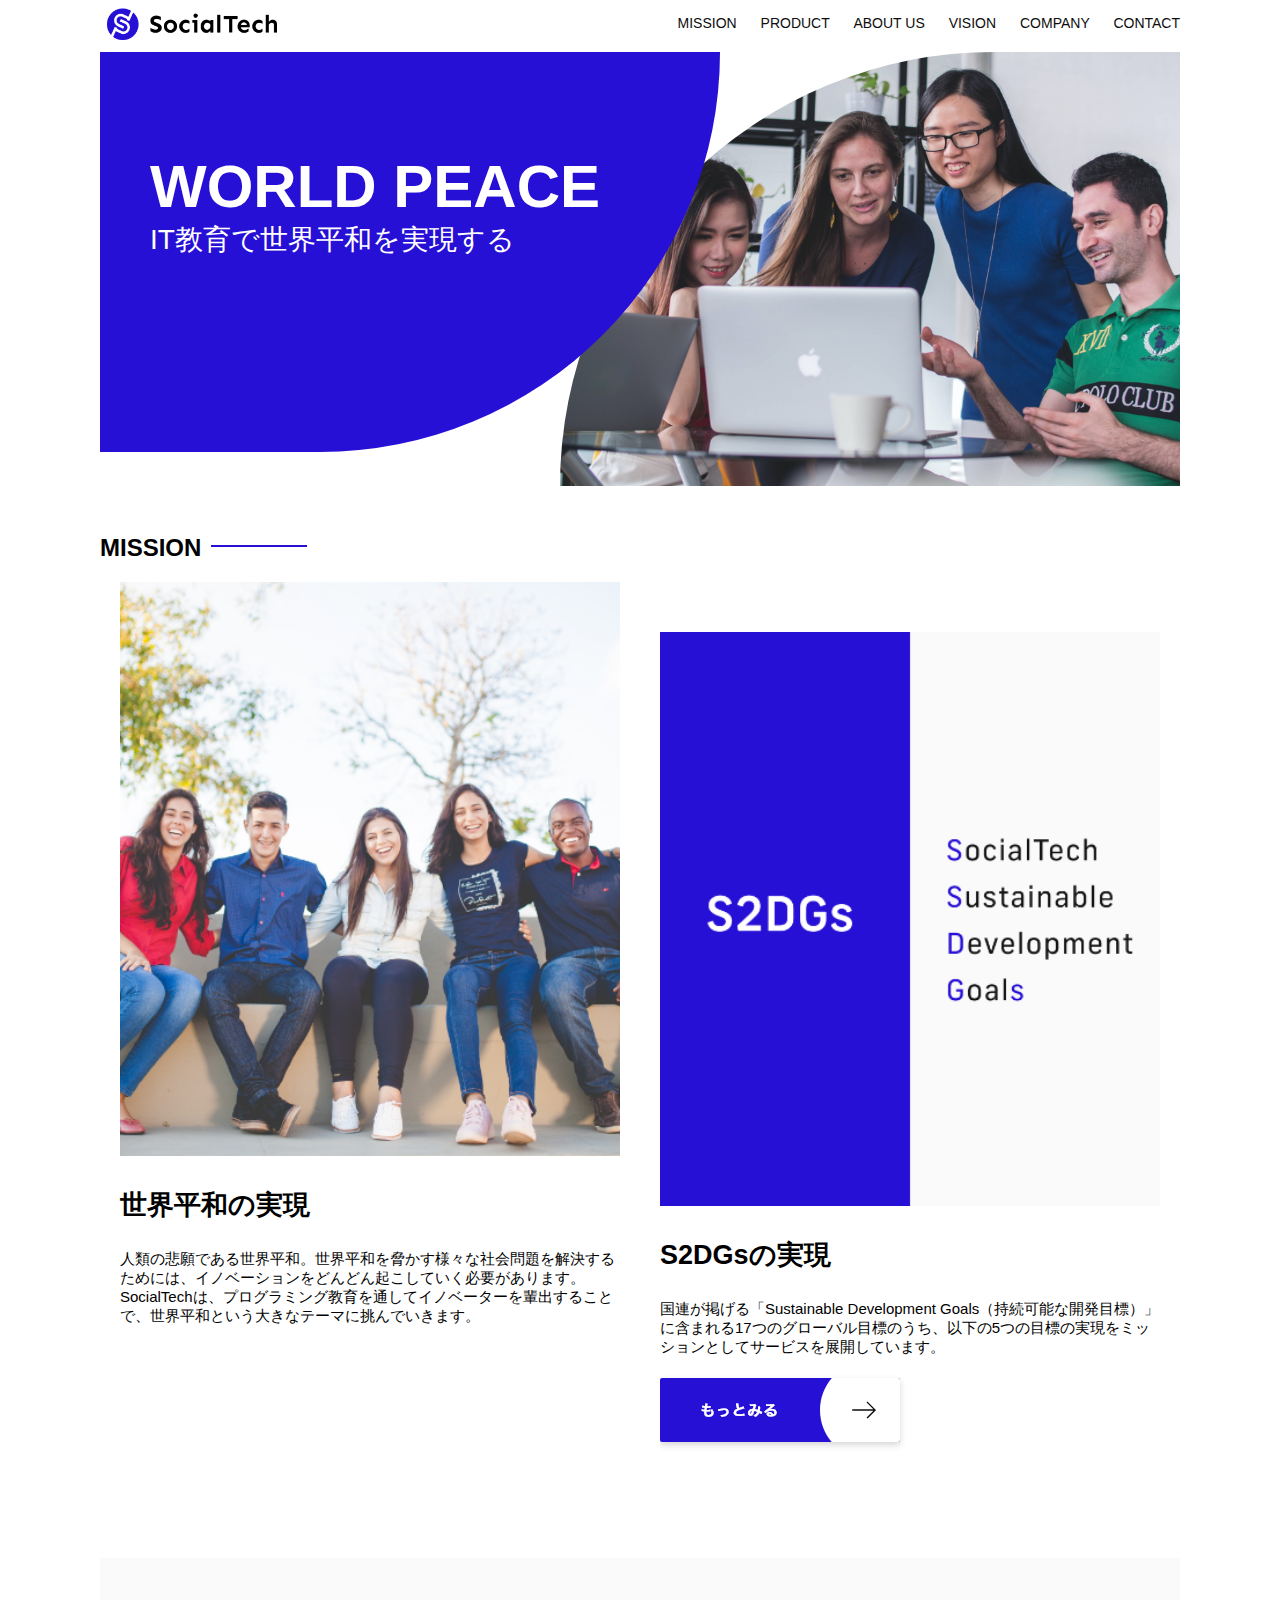
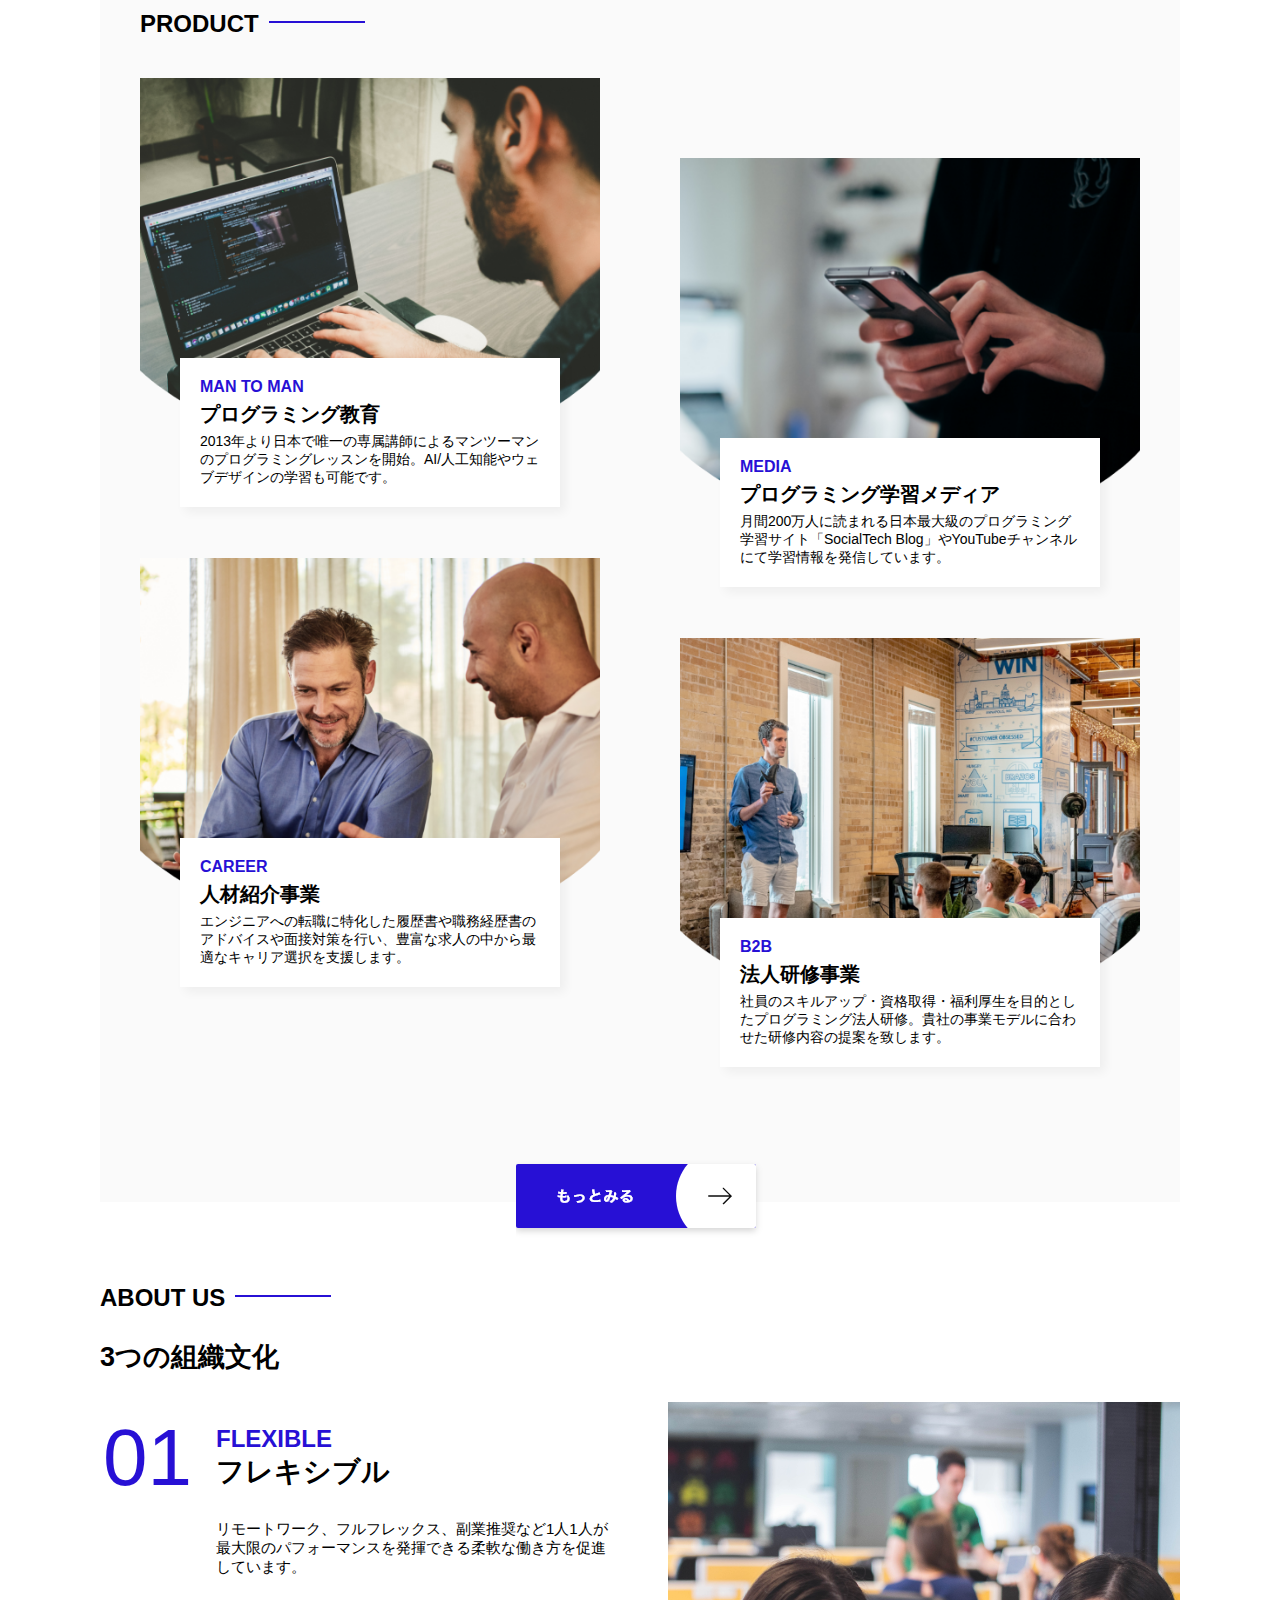
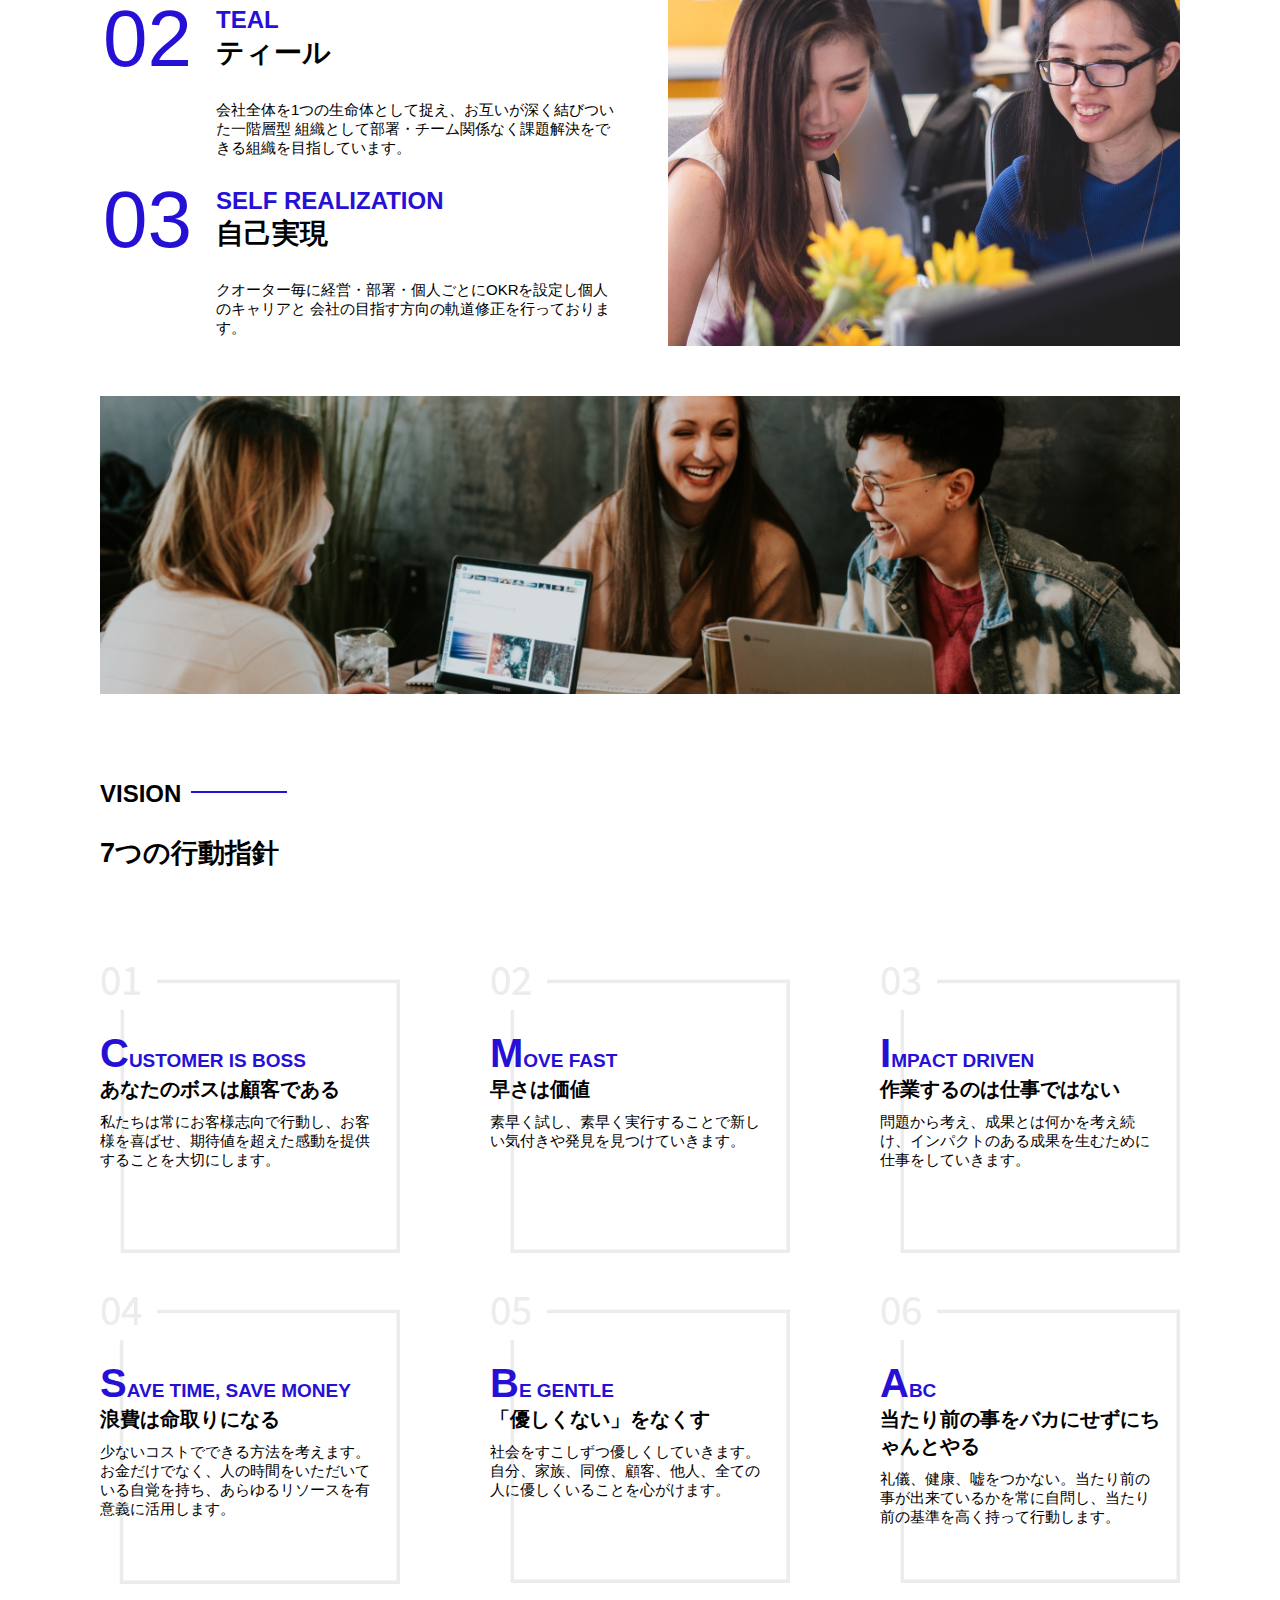
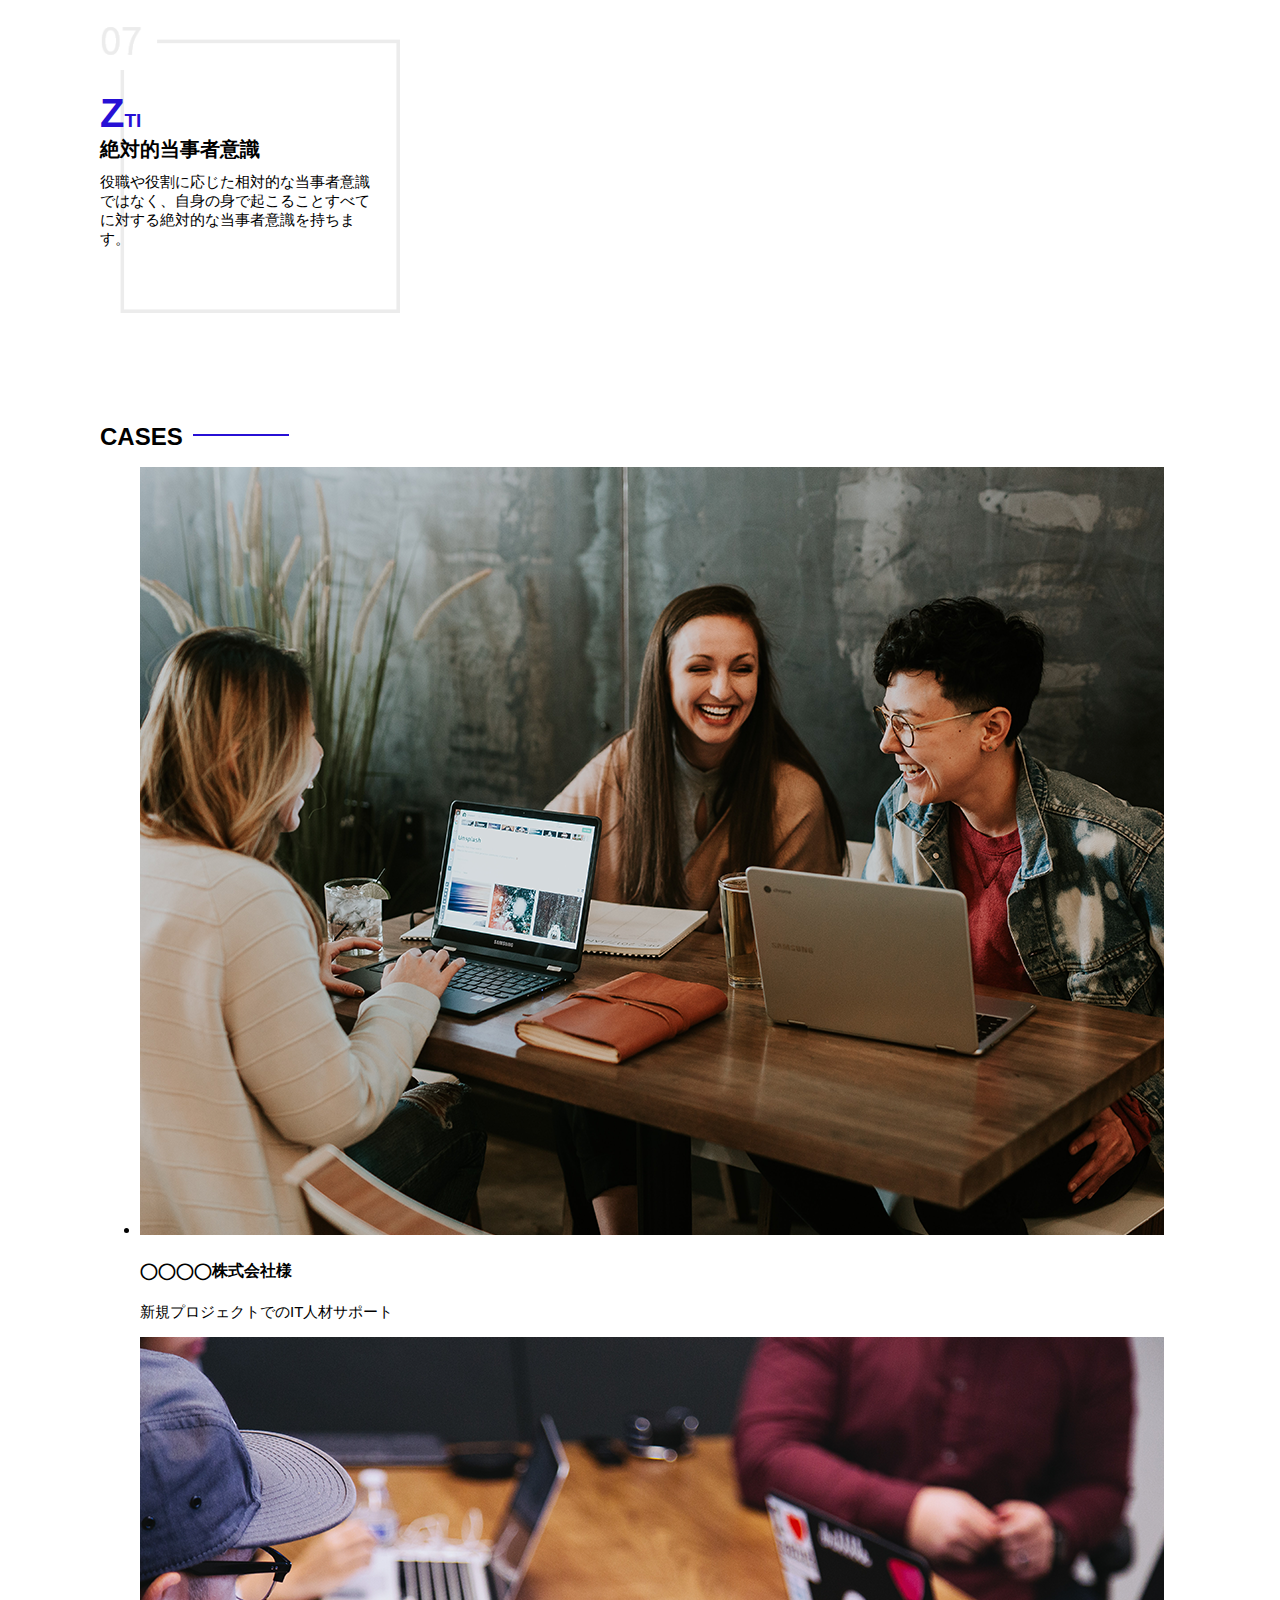
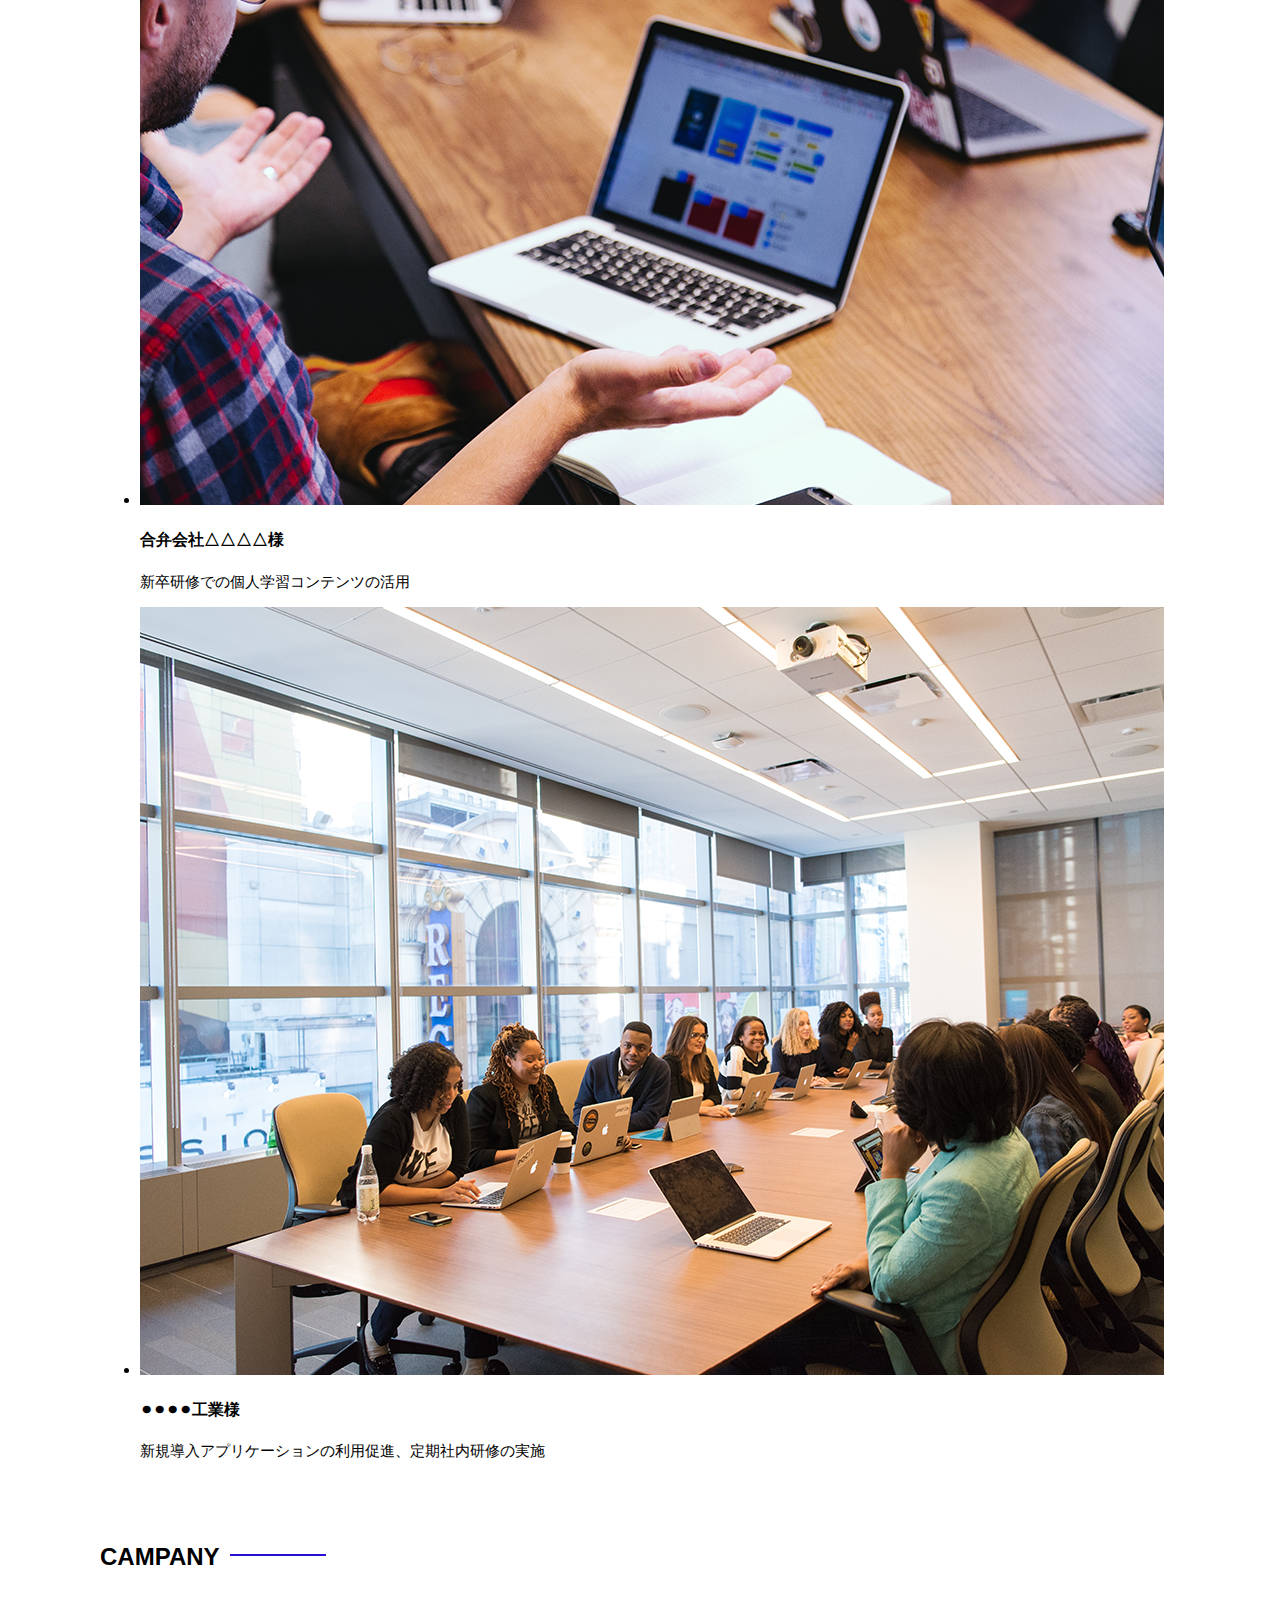
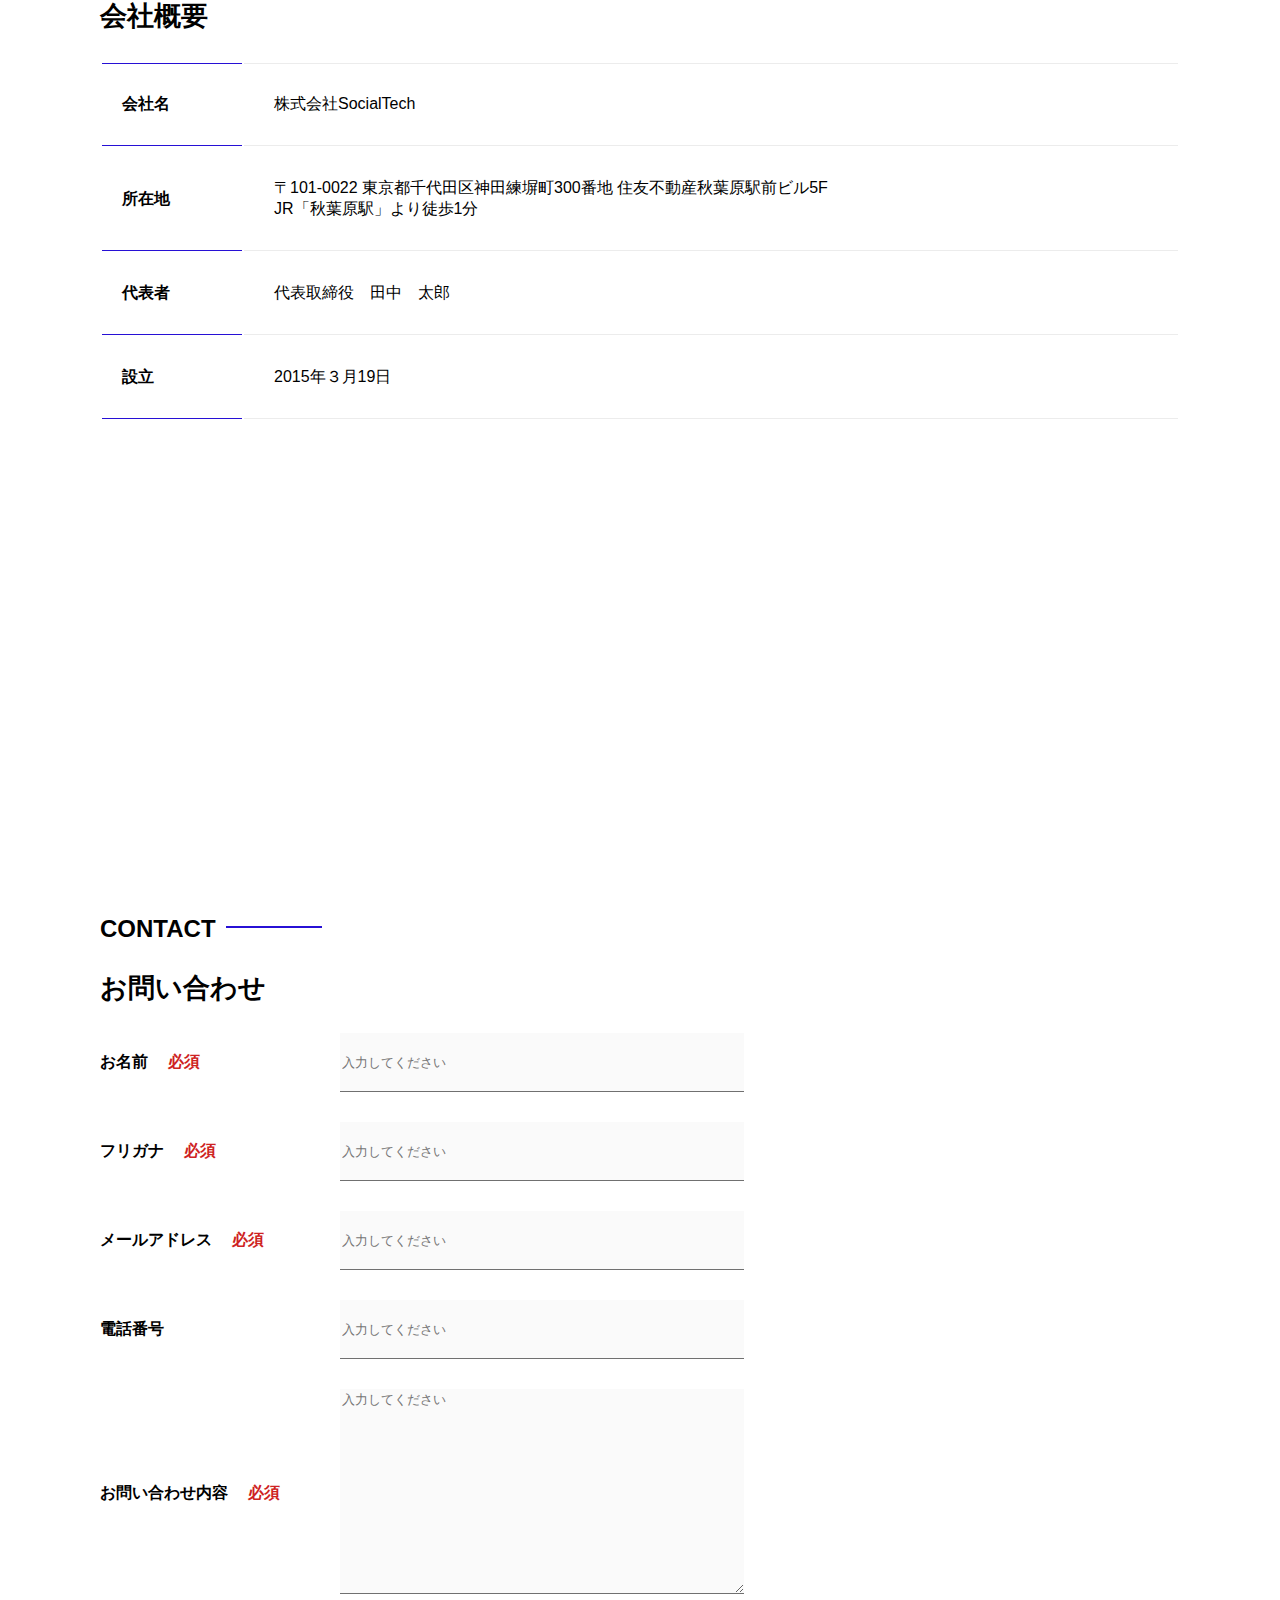
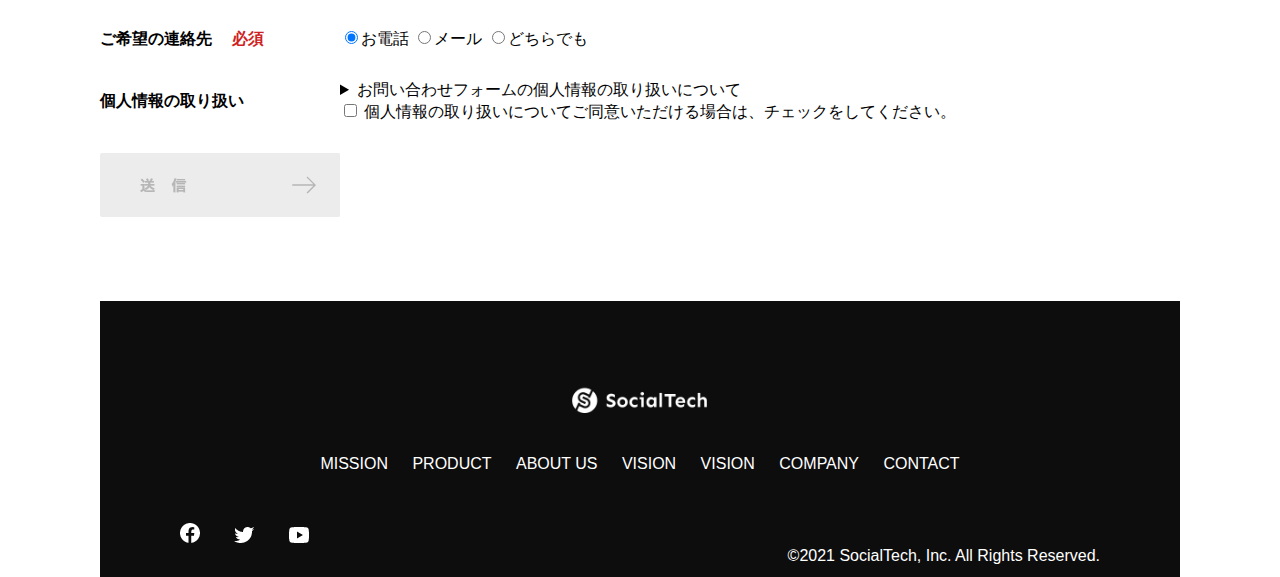
<file: socialtechレスポンシブ#3/index.html>
<!DOCTYPE html>
<html lang="en">
<head>
    <title>SocialTech</title>
    <meta charset="UTF-8">
    <meta name="viewport" content="width=device-width, initial-scale=1.0">
    <meta name="description" content="SocialTechはEdTech業界のリーディングカンパニーを目指します。">
    <link rel="stylesheet" href="style.css">
</head>
<body>
    <header>
        <a href="index.html" id="logo"><img src="images/logo.png" alt="トップページに戻る"></a>
    <nav id="nav-pc">
        <a href="mission.html">MISSION</a>
        <a href="product.html">PRODUCT</a>
        <a href="index.html#aboutus">ABOUT US</a>
        <a href="index.html#vision">VISION</a>
        <a href="index.html#company">COMPANY</a>
        <a href="index.html#contact">CONTACT</a>
    </nav>
    <img src="images/button-menu.png" alt="ナビゲーションを開く" id="menu-sp" onclick="document.getElementById('nav-sp').style.display = 'block'">
    <nav id="nav-sp">
      <img id="close" src="images/button-close.png" alt="ナビゲーションを閉じる" onclick="document.getElementById('nav-sp').style.display = 'none'">
      <a id="logo-sp" href="index.html" onclick="document.getElementById('nav-sp').style.display = 'none'"><img
          src="images/logo-sp.png" alt="トップページに戻る"></a>
      <a class="menu" href="mission.html" onclick="document.getElementById('nav-sp').style.display = 'none'">MISSION</a>
      <a class="menu" href="product.html" onclick="document.getElementById('nav-sp').style.display = 'none'">PRODUCT</a>
      <a class="menu" href="index.html#aboutus" onclick="document.getElementById('nav-sp').style.display = 'none'">ABOUT
        US</a>
      <a class="menu" href="index.html#vision"
        onclick="document.getElementById('nav-sp').style.display = 'none'">VISION</a>
      <a class="menu" href="index.html#company"
        onclick="document.getElementById('nav-sp').style.display = 'none'">COMPANY</a>
      <a class="menu" href="index.html#contact"
        onclick="document.getElementById('nav-sp').style.display = 'none'">CONTACT</a>
      <div id="sns">
        <a href="https://www.facebook.com/sejuku2013"><img src="images/button-facebook.png" alt="Facebookのリンク"></a>
        <a href="https://twitter.com/samuraijuku"><img src="images/button-twitter.png" alt="Twitterのリンク"></a>
        <a href="https://www.youtube.com/channel/UCCFOQO5aDK0xXam4cUQXT8g"><img src="images/button-youtube.png" alt="YouTubeのリンク"></a>
      </div>
    </nav>
          
      </a>
    </nav>  
  </header>
    <main>
        <article>
            <section id="main-visual">
                <div id="main-message">
                    <h1>WORLD PEACE</h1>
                    <p>IT教育で世界平和を実現する</p>
                </div>
                <img src="images/index/index-main.png" alt="PCの周りに集まる多国籍の仲間たち">
            </section>
            <section id="mission">
                <h2 class="index-h2">MISSION</h2>
                <div id="mission-flex">
                    <div>
                        <img src="images/index/index-mission.png" id="mission-photo" alt="屋外のベンチで写真を撮影する多国籍の仲間たち">
                        <h3>世界平和の実現</h3>
                        <p>
                            人類の悲願である世界平和。世界平和を脅かす様々な社会問題を解決するためには、イノベーションをどんどん起こしていく必要があります。SocialTechは、プログラミング教育を通してイノベーターを輩出することで、世界平和という大きなテーマに挑んでいきます。
                        </p>
                    </div>
                    <div>
                        <img src="images/index/s2dgs.png" alt="S2DGs" id="s2dgs">
                        <h3>S2DGsの実現</h3>
                        <p>国連が掲げる「Sustainable Development Goals（持続可能な開発目標）」に含まれる17つのグローバル目標のうち、以下の5つの目標の実現をミッションとしてサービスを展開しています。</p>
                        <a href="mission.html">
                            <img src="images/button-more.png" alt="もっと見る">
                        </a>
                    </div>
                </div>
            </section>
            <!--======== 前略 ========-->

      <!-- プロダクト -->
      <section id="product">
        <h2 class="index-h2">PRODUCT</h2>
        <div>
          <div id="product-left">
            <div>
              <img class="product-photo" src="images/index/index-mantoman.png" alt="PCでコードを書く男性">
              <div class="product-explain">
                <span>MAN TO MAN</span>
                <h3>プログラミング教育</h3>
                <p>2013年より日本で唯一の専属講師によるマンツーマンのプログラミングレッスンを開始。AI/人工知能やウェブデザインの学習も可能です。</p>
              </div>
            </div>
            <div>
              <img class="product-photo" src="images/index/index-career.png" alt="笑顔で話し合う2人の男性">
              <div class="product-explain">
                <span>CAREER</span>
                <h3>人材紹介事業</h3>
                <p>エンジニアへの転職に特化した履歴書や職務経歴書のアドバイスや面接対策を行い、豊富な求人の中から最適なキャリア選択を支援します。</p>
              </div>
            </div>
          </div>
          <div id="product-right">
            <div>
              <img class="product-photo" src="images/index/index-media.png" alt="スマートフォンを操作する人">
              <div class="product-explain">
                <span>MEDIA</span>
                <h3>プログラミング学習メディア</h3>
                <p>月間200万人に読まれる日本最大級のプログラミング学習サイト「SocialTech Blog」やYouTubeチャンネルにて学習情報を発信しています。</p>
              </div>
            </div>
            <div>
              <img class="product-photo" src="images/index/index-b2b.png" alt="講演中の男性とそれを聴く人々">
              <div class="product-explain">
                <span>B2B</span>
                <h3>法人研修事業</h3>
                <p>社員のスキルアップ・資格取得・福利厚生を目的としたプログラミング法人研修。貴社の事業モデルに合わせた研修内容の提案を致します。</p>
              </div>
            </div>
          </div>
        </div>
        <div>
          <a id="product-more" href="product.html">
            <img src="images/button-more.png" alt="もっとみる">
          </a>
        </div>
      </section>

      <!---ABOUT US-->
      <section id="aboutus">
        <h2 class="index-h2">ABOUT US</h2>
        <h3>3つの組織文化</h3>
        <div>
          <table class="culture-table">
            <tr>
              <td>
                <span class="culture-num">01</span>
              </td>
              <td>
                <span class="culture-en">FLEXIBLE</span>
                <span class="culture-jp">フレキシブル</span>
              </td>
            </tr>
            <tr>
              <td>
                <!--空のセル-->
              </td>
              <td>
                <p class="culture-description">
                  リモートワーク、フルフレックス、副業推奨など1人1人が最大限のパフォーマンスを発揮できる柔軟な働き方を促進しています。
                </p>
              </td>
            </tr>
            <tr>
              <td>
                <span class="culture-num">02</span>
              </td>
              <td>
                <span class="culture-en">TEAL</span>
                <span class="culture-jp">ティール</span>
              </td>
            </tr>
            <tr>
              <td>
                <!--空のセル-->
              </td>
              <td>
                <p class="culture-description">
                  会社全体を1つの生命体として捉え、お互いが深く結びついた一階層型
                  組織として部署・チーム関係なく課題解決をできる組織を目指しています。
                </p>
              </td>
            </tr>
            <tr>
              <td>
                <span class="culture-num">03</span>
              </td>
              <td>
                <span class="culture-en">SELF REALIZATION</span>
                <span class="culture-jp">自己実現</span>
              </td>
            </tr>
            <tr>
              <td>
                <!--空のセル-->
              </td>
              <td>
                <p class="culture-description">
                  クオーター毎に経営・部署・個人ごとにOKRを設定し個人のキャリアと
                  会社の目指す方向の軌道修正を行っております。
                </p>
              </td>
            </tr>
          </table>
          <img class="culture-img" src="images/index/index-aboutus1.png" alt="笑顔で話し合う2人の女性">
        </div>
        <img class="culture-img2" src="images/index/index-aboutus2.png" alt="笑顔で話し合う3人の男女">
      </section>

      
<!-- VISION -->
      <section id="vision">
        <h2 class="index-h2">VISION</h2>
        <h3>7つの行動指針</h3>
        <div>
          <div class="vision-box">
            <img src="images/index/vision-01.png" alt="01">
            <span>
              <h4>CUSTOMER IS BOSS</h4>
              <h5>あなたのボスは顧客である</h5>
              <p>私たちは常にお客様志向で行動し、お客様を喜ばせ、期待値を超えた感動を提供することを大切にします。</p>
            </span>
          </div>
          <div class="vision-box">
            <img src="images/index/vision-02.png" alt="02">
          <span>
            <h4>MOVE FAST</h4>
               <h5>早さは価値</h5>
               <p>素早く試し、素早く実行することで新しい気付きや発見を見つけていきます。</p>
             </span>
           </div>
           <div class="vision-box">
             <img src="images/index/vision-03.png" alt="03">
             <span>
               <h4>IMPACT DRIVEN</h4>
               <h5>作業するのは仕事ではない</h5>
               <p>問題から考え、成果とは何かを考え続け、インパクトのある成果を生むために仕事をしていきます。</p>
             </span>
           </div>
           <div class="vision-box">
             <img src="images/index/vision-04.png" alt="04">
             <span>
               <h4>SAVE TIME, SAVE MONEY</h4>
               <h5>浪費は命取りになる</h5>
               <p>少ないコストでできる方法を考えます。お金だけでなく、人の時間をいただいている自覚を持ち、あらゆるリソースを有意義に活用します。</p>
             </span>
           </div>
           <div class="vision-box">
             <img src="images/index/vision-05.png" alt="05">
             <span>
               <h4>BE GENTLE</h4>
               <h5>「優しくない」をなくす</h5>
               <p>社会をすこしずつ優しくしていきます。自分、家族、同僚、顧客、他人、全ての人に優しくいることを心がけます。</p>
             </span>
           </div>
           <div class="vision-box">
             <img src="images/index/vision-06.png" alt="06">
             <span>
               <h4>ABC</h4>
               <h5>当たり前の事をバカにせずにちゃんとやる</h5>
               <p>礼儀、健康、嘘をつかない。当たり前の事が出来ているかを常に自問し、当たり前の基準を高く持って行動します。</p>
             </span>
           </div>
           <div class="vision-box">
             <img src="images/index/vision-07.png" alt="07">
             <span>
               <h4>ZTI</h4>
               <h5>絶対的当事者意識</h5>
               <p>役職や役割に応じた相対的な当事者意識ではなく、自身の身で起こることすべてに対する絶対的な当事者意識を持ちます。</p>
             </span>
           </div>
          </div>
      </section>
      <section id="cases">
        <h2 class="index-h2">CASES</h2>
        <ul>
        <li class="case-card">
          <img src="index/case-1.png" alt="仲良く語り合う3人" class="case-img">
            <div class="case-info">
              <h4 class="case-name"> ◯◯◯◯株式会社様</h4>
              <p class="case-content">新規プロジェクトでのIT人材サポート</p>
            </div>
          </li>
        <li class="case-card">
          <img src="index/case-2.png" alt="PCでコンテンツを見る" class="case-img">
            <div class="case-info">
              <h4 class="case-name">合弁会社△△△△様</h4>
              <p class="case-content">新卒研修での個人学習コンテンツの活用
              </p>
              </div>
              </li>
              <li class="case-card">
                <img src="index/case-3.png" alt="社内研修中の会議室" class="case-img">
                  <div class="case-info">
                    <h4 class="case-name">⚫︎⚫︎⚫︎⚫︎工業様</h4>
                    <p class="case-content">
                      新規導入アプリケーションの利用促進、定期社内研修の実施</p>
                  </div>
              </li>
            </ul>
      </section>
      <!-- 会社概要 -->
      <section id="company">
        <h2 class="index-h2">CAMPANY</h2>
        <H3>会社概要</H3>
        <table id="company-table">
          <tr>
            <th class="tableheader-first">会社名</th>
            <td class="cell-first">株式会社SocialTech</td>
          </tr>
          <tr>
            <th class="tableheader">所在地</th>
            <td class="cell">〒101-0022 東京都千代田区神田練塀町300番地 住友不動産秋葉原駅前ビル5F<br>JR「秋葉原駅」より徒歩1分</td>
          </tr>
          <tr><th class="tableheader">代表者</th>
            <td class="cell">代表取締役　田中　太郎</td>
            <tr>
             <th class="tableheader">設立</t>
             <td class="cell">2015年３月19日</td>    
            </tr>
          </table>
          <iframe src="https://www.google.com/maps/embed?pb=!1m18!1m12!1m3!1d6480.137356233985!2d139.7720723109263!3d35.69992752883306!2m3!1f0!2f0!3f0!3m2!1i1024!2i768!4f13.1!3m3!1m2!1s0x60188fee13660e23%3A0x77137876edf742ac!2z5L2P5Y-L5LiN5YuV55Sj56eL6JGJ5Y6f6aeF5YmN44OT44Or!5e0!3m2!1sja!2sjp!4v1719713159093!5m2!1sja!2sjp" width="600" height="450" style="border:0;" allowfullscreen="" loading="lazy" referrerpolicy="no-referrer-when-downgrade"></iframe>
        </section>
          <section id="contact">
            <h2 class="index-h2">CONTACT</h2>
          <h3>お問い合わせ</h3>
          <form>
            <div>
              <div class="contact-heading">
                <label class="contact-label">お名前<span class="contact-span">必須</span></label>
              </div>
              <div>
                <input class="contact-textbox" type="text" name="name" placeholder="入力してください">
              </div>
            </div>
            <div>
              <div class="contact-heading">
                <label class="contact-label">フリガナ<span class="contact-span">必須</span></label>
              </div>
              <div>
                <input type="text" name="hurigana" placeholder="入力してください" class="contact-textbox">
              </div>
            </div>
            <div>
              <div class="contact-heading">
                <label class="contact-label">メールアドレス<span class="contact-span">必須</span></label>
              </div>
              <div>
                <input type="text" name="email" placeholder="入力してください" class="contact-textbox">
              </div>
            </div>
            <div>
            <div class="contact-heading">
              <label class="contact-label">電話番号</label>
            </div>
            <div>
              <input type="text" name="tel" placeholder="入力してください" class="contact-textbox">
            </div>
          </div>
          <div>
            <div class="contact-heading">
              <label class="contact-label">お問い合わせ内容<span class="contact-span">必須</span></label>
            </div>
            <div>
              <textarea class="contact-textarea" placeholder="入力してください" name="message" ></textarea>
            </div>
          </div>
          <div>
            <div class="contact-heading">
              <label class="contact-label">ご希望の連絡先<span class="contact-span">必須</span></label>
            </div>
            <div>
              <input type="radio" class="radiobutton" value="tel" name="contact" checked><label>お電話</label>
              <input type="radio" class="radiobutton" value="mail" name="contact"><label>メール</label>
              <input type="radio" class="radiobutton" value="both" name="contact"><label>どちらでも</label>
            </div>
          </div>
          <div>
            <div class="contact-heading">
              <label class="contact-label">個人情報の取り扱い</label>
            </div>
            <div>
              <details>
                <summary>お問い合わせフォームの個人情報の取り扱いについて</summary>
                <div>
                  <span>１．組織の名称又は氏名</span><br>
                  株式会社SocialTech <br><br>
                  ２．個人情報保護管理者（若しくはその代理人）の氏名又は職名、所属及び連絡先
                     鈴木 一郎 コーポレート部</span><br>
                   メールアドレス：samurai@example.com<br>
                   TEL：03-1234-5678<br>
                   <span>３．個人情報の利用目的</span><br>
                   ・本サービス及び本サービスに関連する情報の提供又はそれらに関する連絡のため<br>
                   ・ユーザーの本人確認のため<br>
                   ・当社サービスのご案内のため<br>
                   ・当社の商品等の広告または宣伝（電子メールによるものを含むものとします。）<br><br>
                   <span>４．個人情報の取り扱い業務の委託</span><br>
                   個人情報の取扱業務の全部または一部を外部に業務委託する場合があります。<br>
                   その際、弊社は、個人情報を適切に保護できる管理体制を敷き実行していることを条件として<br>
                   委託先を厳選したうえで、機密保持契約を委託先と締結し、お客様の個人情報を厳密に管理させます。<br><br>
                   <span>５．個人情報の開示等の請求</span><br>
                   お客様は、弊社に対してご自身の個人情報の開示等（利用目的の通知、開示、内容の訂正・追加・削除、利用の停止または消去、第三者への提供の停止）に関して、当社問合わせ窓口に申し出ることができます。<br>
                   その際、弊社はお客様ご本人を確認させていただいたうえで、合理的な期間内に対応いたします。<br><br>
                   なお、個人情報に関する弊社問合わせ先は、次の通りです。<br><br>
                   株式会社SocialTech　個人情報問合せ窓口<br>
                   〒101-0022 東京都千代田区神田練塀町300番地 住友不動産秋葉原駅前ビル5F<br>
                   メールアドレス：samurai@example.com　TEL：03-1234-5678<br><br>
                   <span>６．個人情報を提供されることの任意性について</span><br><br>
                   お客様がご自身の個人情報を弊社に提供されるか否かは、お客様のご判断によりますが、もしご提供されない場合には、適切なサービスが提供できない場合がありますので予めご了承ください。
                </div>
              </details>
              <input type="checkbox" name="agree">
              <span>個人情報の取り扱いについてご同意いただける場合は、チェックをしてください。</span> 
            </div>
          </div>
          <input type="image" src="images/button-submit.png" alt="送信する">
          </form>
      </section>
    </article>
    <footer>
      <div id="footer-logo">
        <img src="images/logo-sp.png" alt="SocialTech">
      </div>
      <div id="footer-link">
        <a href="mission.html">MISSION</a>
        <a href="product.html">PRODUCT</a>
        <a href="index.html#aboutus">ABOUT US</a>
        <a href="index.html#vision">VISION</a>
        <a href="index.html#vision">VISION</a>
        <a href="index.html#company">COMPANY</a>
        <a href="index.html#contact">CONTACT</a>
      </div>
      <div id="sns-footer">
        <a href="https://www.facebook.com/sejuku2013"><img src="images/button-facebook.png" alt="Facebookのリンク"></a>
        <a href="https://twitter.com/samuraijuku"><img src="images/button-twitter.png" alt="Twitterのリンク"></a>
        <a href="https://www.youtube.com/channel/UCCFOQO5aDK0xXam4cUQXT8g"><img src="images/button-youtube.png" alt="YouTubeのリンク"></a>
      </div>
      <span id="copyright">&copy;2021 SocialTech, Inc. All Rights Reserved.</span>
    </footer>
  </main>
</body>

</html>
</file>
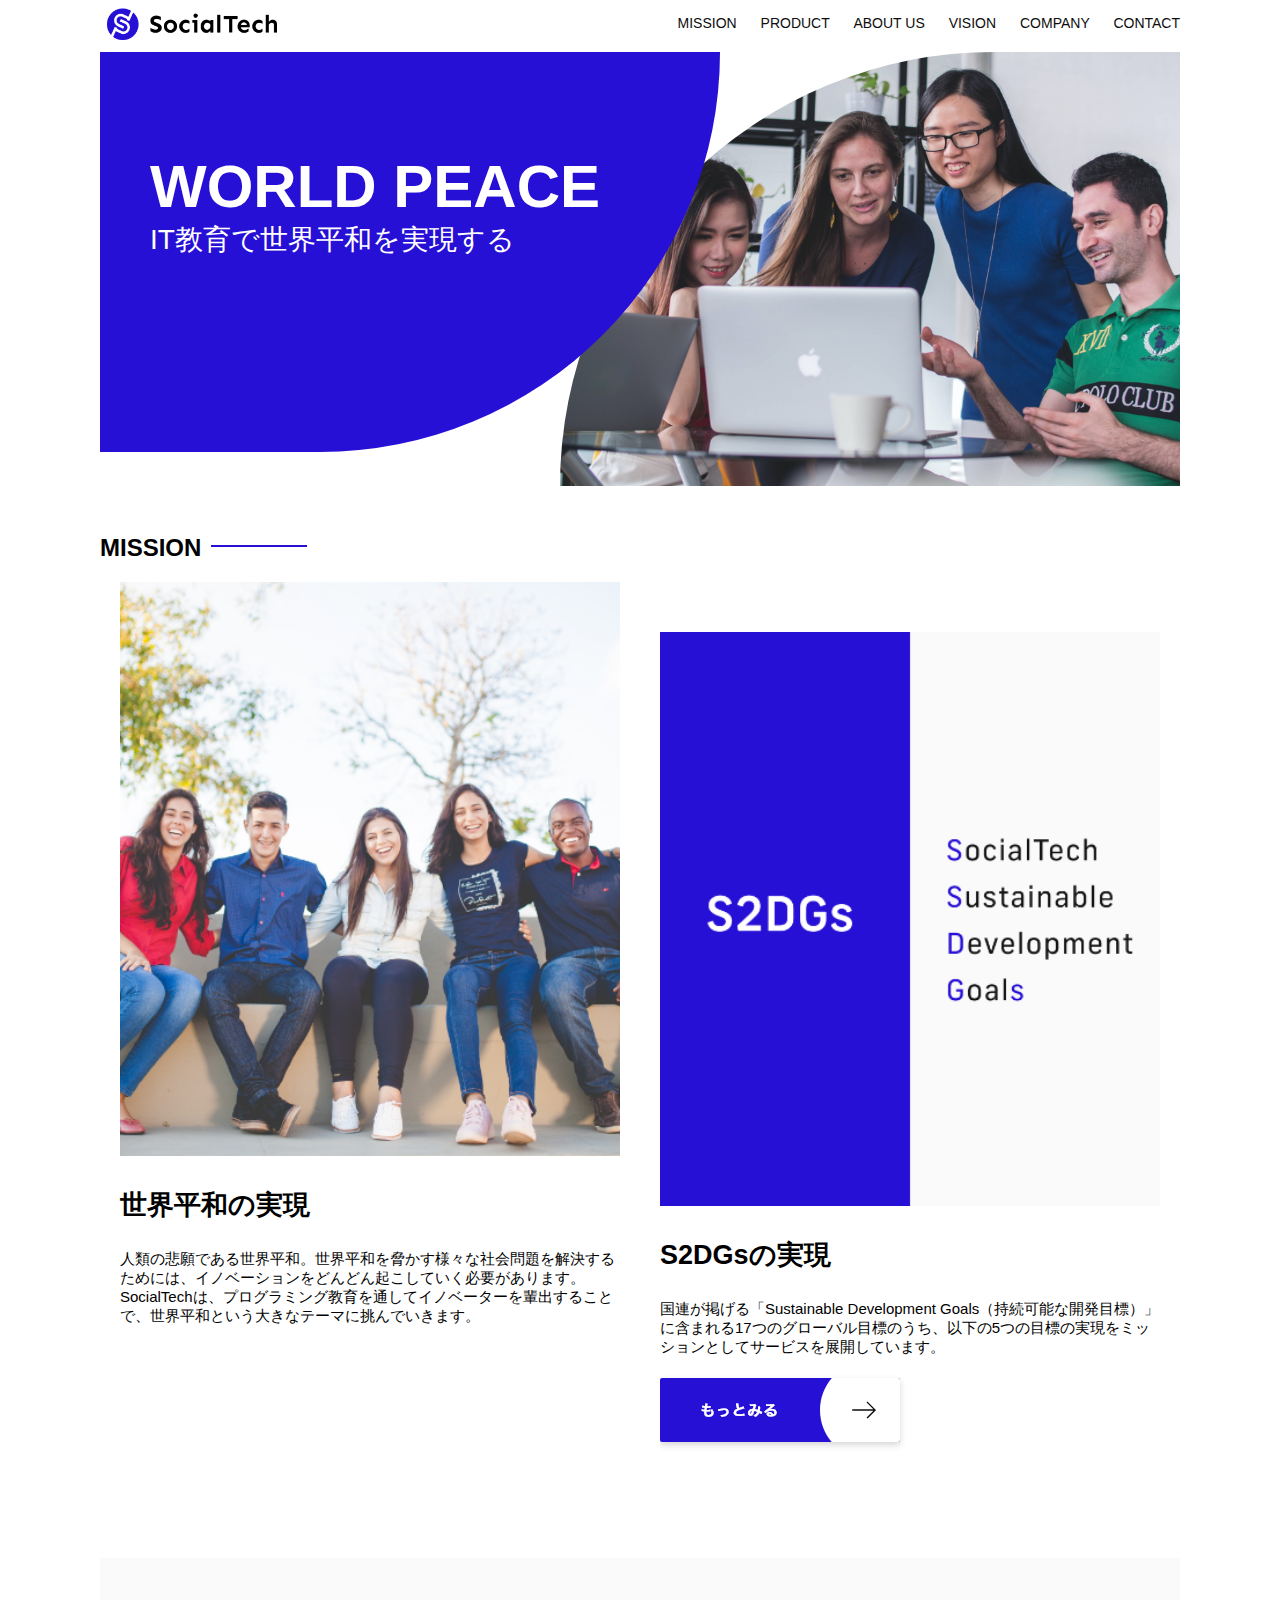
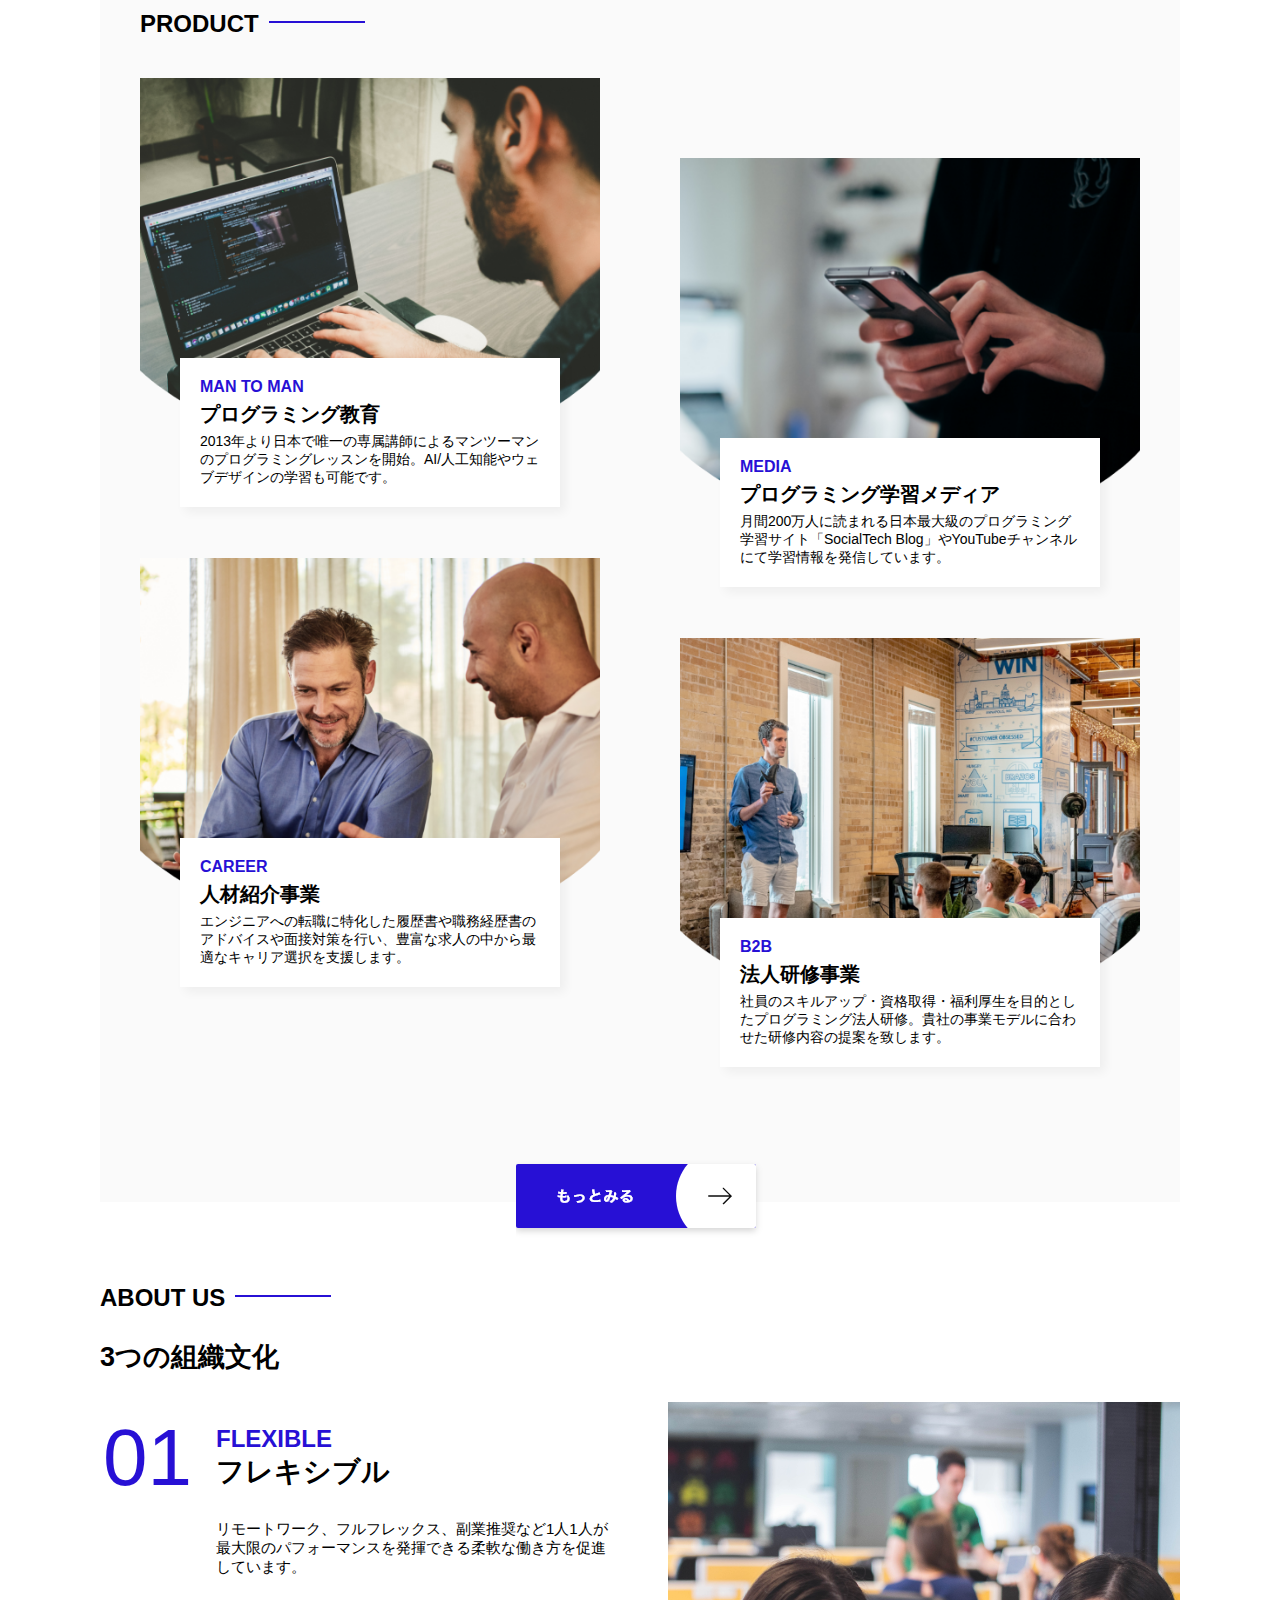
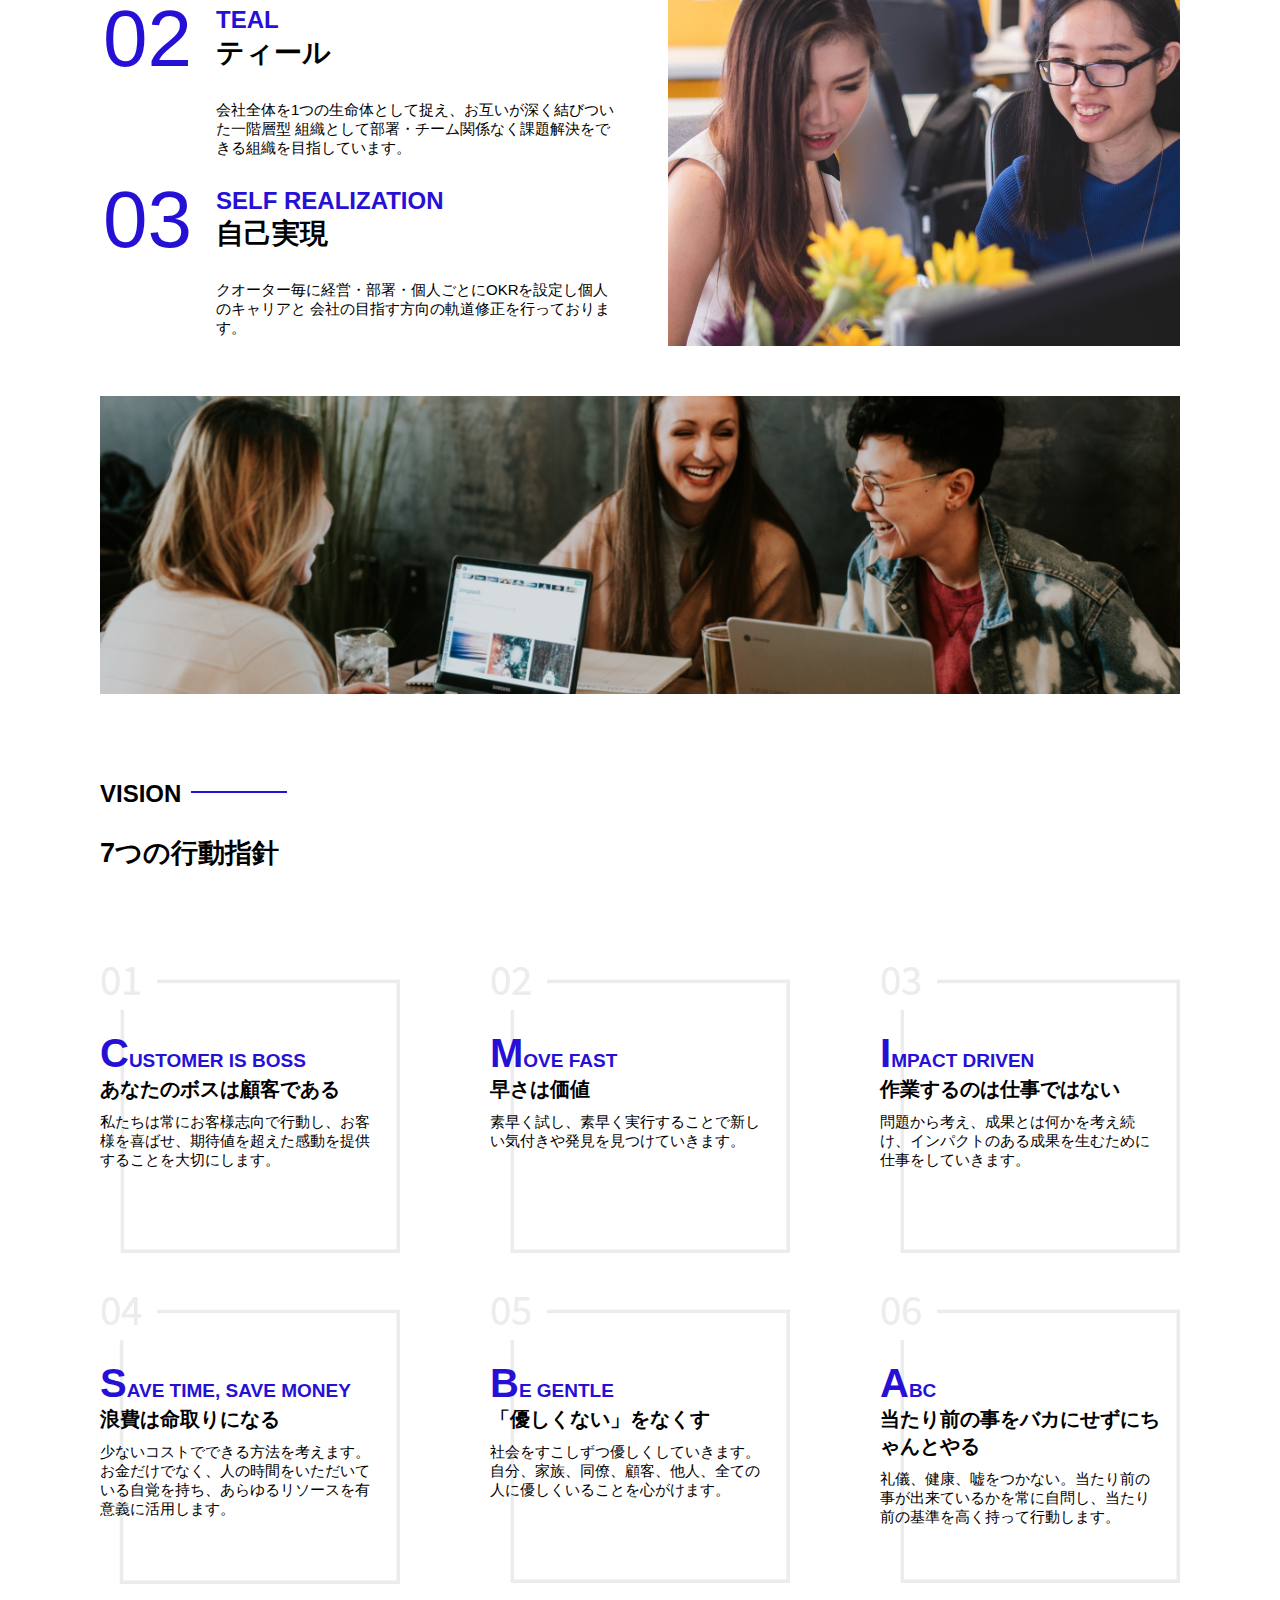
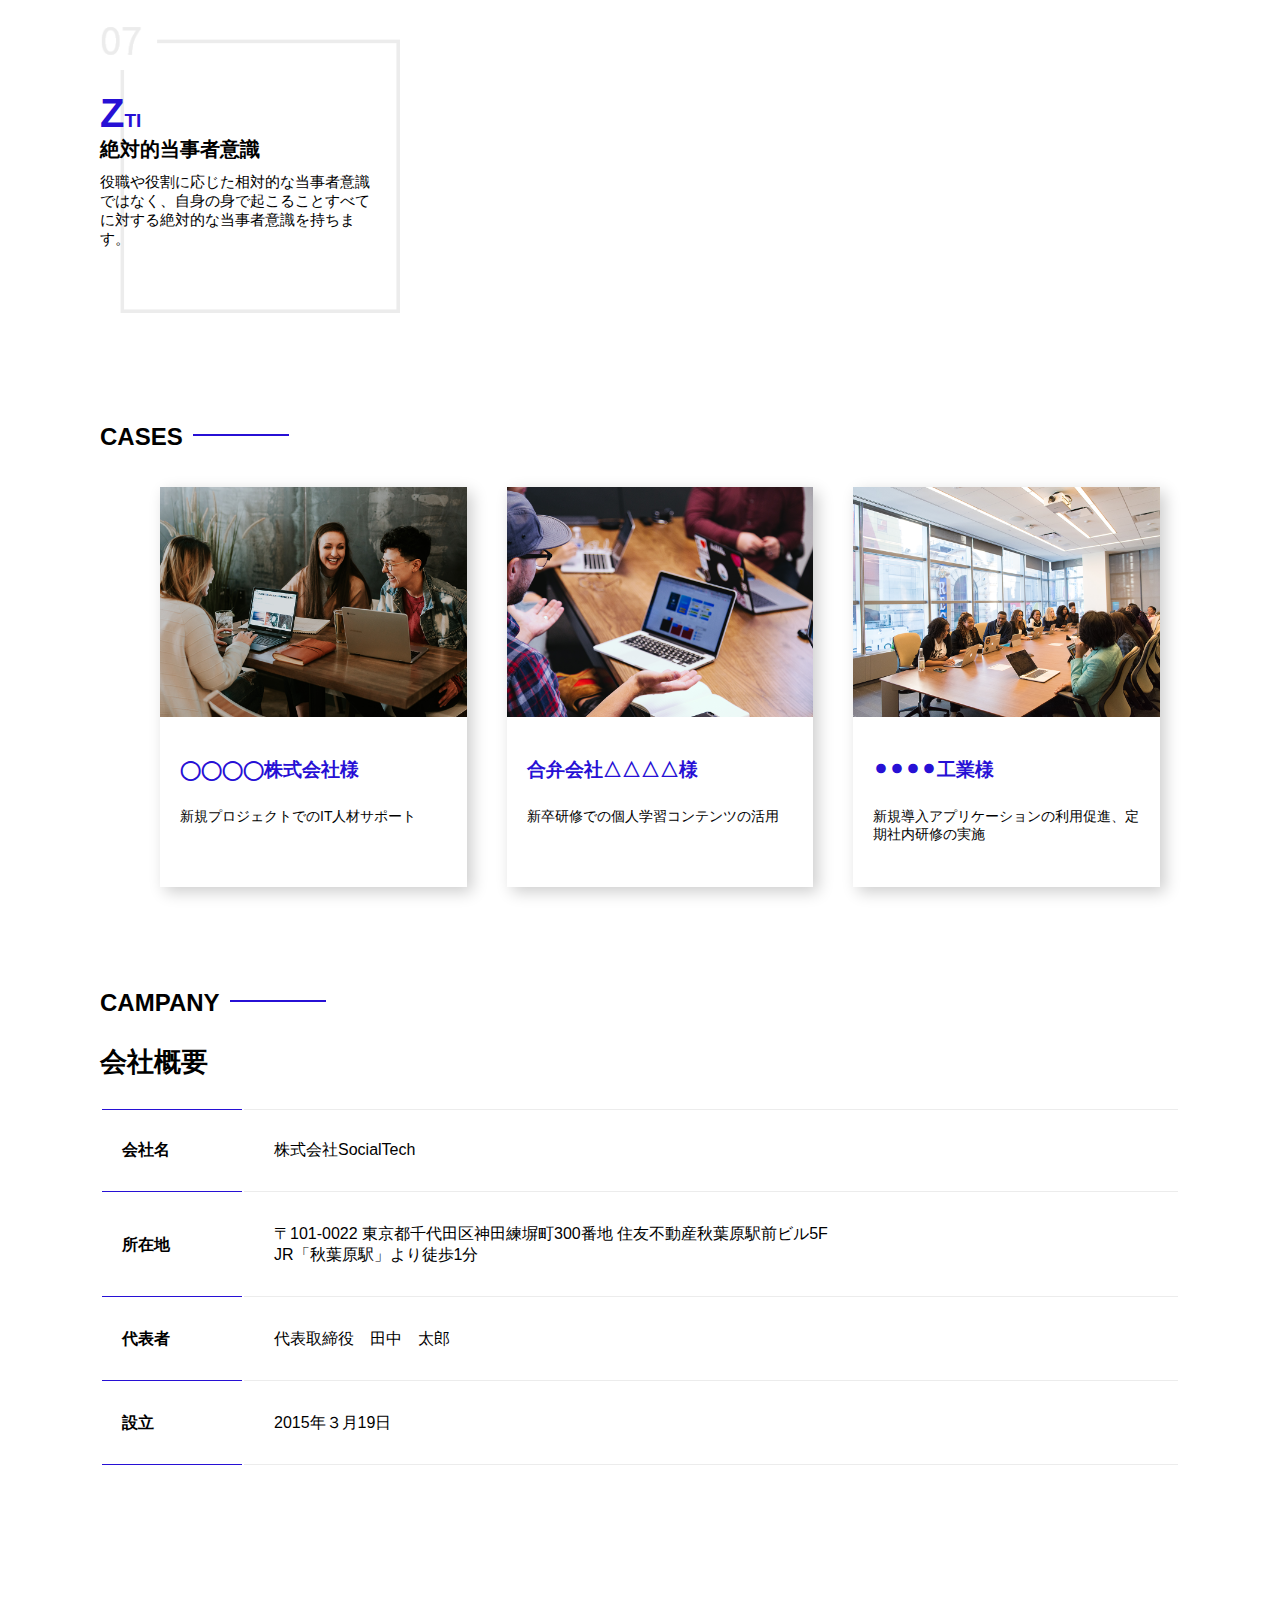
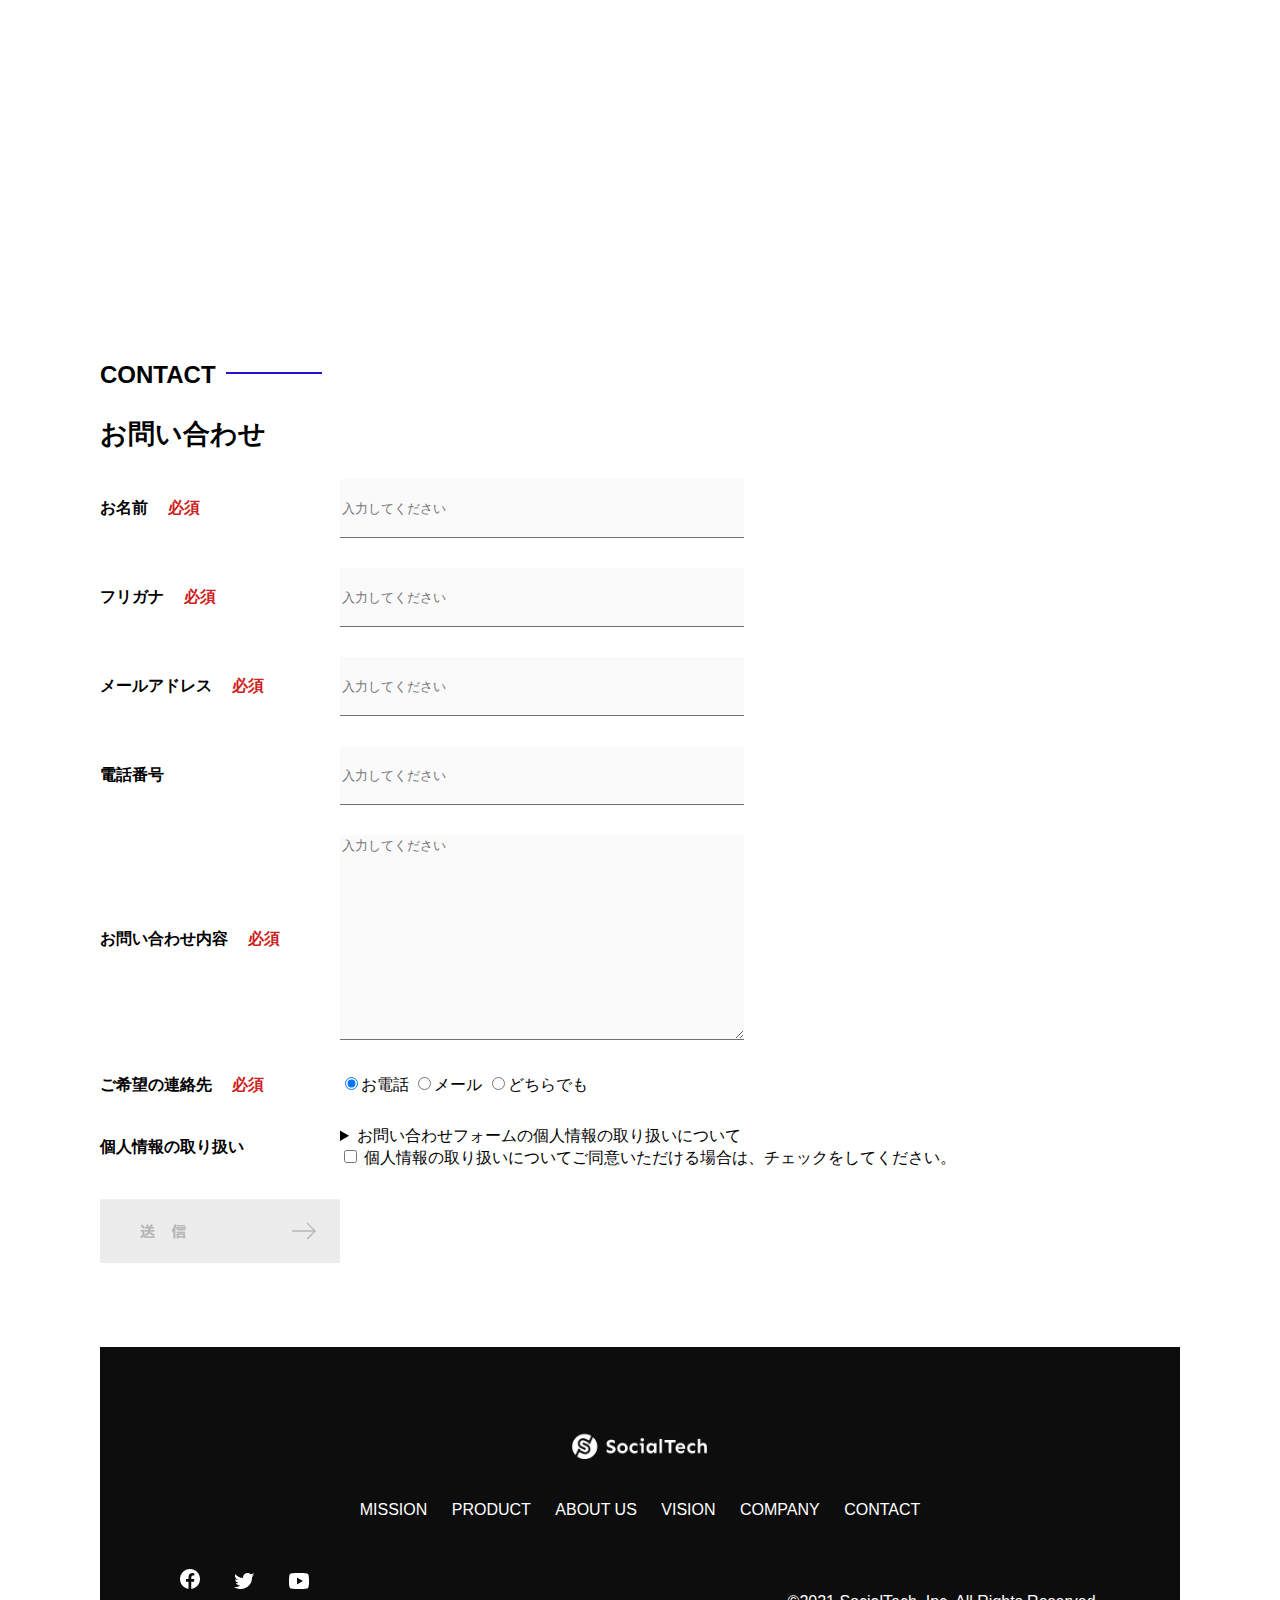
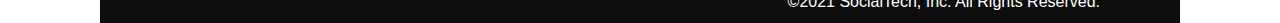
<file: socialtech集大成/index.html>
<!DOCTYPE html>
<html lang="en">
<head>
    <title>SocialTech</title>
    <meta charset="UTF-8">
    <meta name="viewport" content="width=device-width, initial-scale=1.0">
    <meta name="description" content="SocialTechはEdTech業界のリーディングカンパニーを目指します。">
    <link rel="stylesheet" href="style.css">
</head>
<body>
    <header>
        <a href="index.html" id="logo"><img src="images/logo.png" alt="トップページに戻る"></a>
    <nav id="nav-pc">
        <a href="mission.html">MISSION</a>
        <a href="product.html">PRODUCT</a>
        <a href="index.html#aboutus">ABOUT US</a>
        <a href="index.html#vision">VISION</a>
        <a href="index.html#company">COMPANY</a>
        <a href="index.html#contact">CONTACT</a>
    </nav>
    <img src="images/button-menu.png" alt="ナビゲーションを開く" id="menu-sp" onclick="document.getElementById('nav-sp').style.display = 'block'">
    <nav id="nav-sp">
      <img id="close" src="images/button-close.png" alt="ナビゲーションを閉じる" onclick="document.getElementById('nav-sp').style.display = 'none'">
      <a id="logo-sp" href="index.html" onclick="document.getElementById('nav-sp').style.display = 'none'"><img
          src="images/logo-sp.png" alt="トップページに戻る"></a>
      <a class="menu" href="mission.html" onclick="document.getElementById('nav-sp').style.display = 'none'">MISSION</a>
      <a class="menu" href="product.html" onclick="document.getElementById('nav-sp').style.display = 'none'">PRODUCT</a>
      <a class="menu" href="index.html#aboutus" onclick="document.getElementById('nav-sp').style.display = 'none'">ABOUT
        US</a>
      <a class="menu" href="index.html#vision"
        onclick="document.getElementById('nav-sp').style.display = 'none'">VISION</a>
      <a class="menu" href="index.html#company"
        onclick="document.getElementById('nav-sp').style.display = 'none'">COMPANY</a>
      <a class="menu" href="index.html#contact"
        onclick="document.getElementById('nav-sp').style.display = 'none'">CONTACT</a>
      <div id="sns">
        <a href="https://www.facebook.com/sejuku2013"><img src="images/button-facebook.png" alt="Facebookのリンク"></a>
        <a href="https://twitter.com/samuraijuku"><img src="images/button-twitter.png" alt="Twitterのリンク"></a>
        <a href="https://www.youtube.com/channel/UCCFOQO5aDK0xXam4cUQXT8g"><img src="images/button-youtube.png" alt="YouTubeのリンク"></a>
      </div>
    </nav>
          
      </a>
    </nav>  
  </header>
    <main>
        <article>
            <section id="main-visual">
                <div id="main-message">
                    <h1>WORLD PEACE</h1>
                    <p>IT教育で世界平和を実現する</p>
                </div>
                <img src="images/index/index-main.png" alt="PCの周りに集まる多国籍の仲間たち">
            </section>
            <section id="mission">
                <h2 class="index-h2">MISSION</h2>
                <div id="mission-flex">
                    <div>
                        <img src="images/index/index-mission.png" id="mission-photo" alt="屋外のベンチで写真を撮影する多国籍の仲間たち">
                        <h3>世界平和の実現</h3>
                        <p>
                            人類の悲願である世界平和。世界平和を脅かす様々な社会問題を解決するためには、イノベーションをどんどん起こしていく必要があります。SocialTechは、プログラミング教育を通してイノベーターを輩出することで、世界平和という大きなテーマに挑んでいきます。
                        </p>
                    </div>
                    <div>
                        <img src="images/index/s2dgs.png" alt="S2DGs" id="s2dgs">
                        <h3>S2DGsの実現</h3>
                        <p>国連が掲げる「Sustainable Development Goals（持続可能な開発目標）」に含まれる17つのグローバル目標のうち、以下の5つの目標の実現をミッションとしてサービスを展開しています。</p>
                        <a href="mission.html">
                            <img src="images/button-more.png" alt="もっと見る">
                        </a>
                    </div>
                </div>
            </section>
            <!--======== 前略 ========-->

      <!-- プロダクト -->
      <section id="product">
        <h2 class="index-h2">PRODUCT</h2>
        <div>
          <div id="product-left">
            <div>
              <img class="product-photo" src="images/index/index-mantoman.png" alt="PCでコードを書く男性">
              <div class="product-explain">
                <span>MAN TO MAN</span>
                <h3>プログラミング教育</h3>
                <p>2013年より日本で唯一の専属講師によるマンツーマンのプログラミングレッスンを開始。AI/人工知能やウェブデザインの学習も可能です。</p>
              </div>
            </div>
            <div>
              <img class="product-photo" src="images/index/index-career.png" alt="笑顔で話し合う2人の男性">
              <div class="product-explain">
                <span>CAREER</span>
                <h3>人材紹介事業</h3>
                <p>エンジニアへの転職に特化した履歴書や職務経歴書のアドバイスや面接対策を行い、豊富な求人の中から最適なキャリア選択を支援します。</p>
              </div>
            </div>
          </div>
          <div id="product-right">
            <div>
              <img class="product-photo" src="images/index/index-media.png" alt="スマートフォンを操作する人">
              <div class="product-explain">
                <span>MEDIA</span>
                <h3>プログラミング学習メディア</h3>
                <p>月間200万人に読まれる日本最大級のプログラミング学習サイト「SocialTech Blog」やYouTubeチャンネルにて学習情報を発信しています。</p>
              </div>
            </div>
            <div>
              <img class="product-photo" src="images/index/index-b2b.png" alt="講演中の男性とそれを聴く人々">
              <div class="product-explain">
                <span>B2B</span>
                <h3>法人研修事業</h3>
                <p>社員のスキルアップ・資格取得・福利厚生を目的としたプログラミング法人研修。貴社の事業モデルに合わせた研修内容の提案を致します。</p>
              </div>
            </div>
          </div>
        </div>
        <div>
          <a id="product-more" href="product.html">
            <img src="images/button-more.png" alt="もっとみる">
          </a>
        </div>
      </section>

      <!---ABOUT US-->
      <section id="aboutus">
        <h2 class="index-h2">ABOUT US</h2>
        <h3>3つの組織文化</h3>
        <div>
          <table class="culture-table">
            <tr>
              <td>
                <span class="culture-num">01</span>
              </td>
              <td>
                <span class="culture-en">FLEXIBLE</span>
                <span class="culture-jp">フレキシブル</span>
              </td>
            </tr>
            <tr>
              <td>
                <!--空のセル-->
              </td>
              <td>
                <p class="culture-description">
                  リモートワーク、フルフレックス、副業推奨など1人1人が最大限のパフォーマンスを発揮できる柔軟な働き方を促進しています。
                </p>
              </td>
            </tr>
            <tr>
              <td>
                <span class="culture-num">02</span>
              </td>
              <td>
                <span class="culture-en">TEAL</span>
                <span class="culture-jp">ティール</span>
              </td>
            </tr>
            <tr>
              <td>
                <!--空のセル-->
              </td>
              <td>
                <p class="culture-description">
                  会社全体を1つの生命体として捉え、お互いが深く結びついた一階層型
                  組織として部署・チーム関係なく課題解決をできる組織を目指しています。
                </p>
              </td>
            </tr>
            <tr>
              <td>
                <span class="culture-num">03</span>
              </td>
              <td>
                <span class="culture-en">SELF REALIZATION</span>
                <span class="culture-jp">自己実現</span>
              </td>
            </tr>
            <tr>
              <td>
                <!--空のセル-->
              </td>
              <td>
                <p class="culture-description">
                  クオーター毎に経営・部署・個人ごとにOKRを設定し個人のキャリアと
                  会社の目指す方向の軌道修正を行っております。
                </p>
              </td>
            </tr>
          </table>
          <img class="culture-img" src="images/index/index-aboutus1.png" alt="笑顔で話し合う2人の女性">
        </div>
        <img class="culture-img2" src="images/index/index-aboutus2.png" alt="笑顔で話し合う3人の男女">
      </section>

      
<!-- VISION -->
      <section id="vision">
        <h2 class="index-h2">VISION</h2>
        <h3>7つの行動指針</h3>
        <div>
          <div class="vision-box">
            <img src="images/index/vision-01.png" alt="01">
            <span>
              <h4>CUSTOMER IS BOSS</h4>
              <h5>あなたのボスは顧客である</h5>
              <p>私たちは常にお客様志向で行動し、お客様を喜ばせ、期待値を超えた感動を提供することを大切にします。</p>
            </span>
          </div>
          <div class="vision-box">
            <img src="images/index/vision-02.png" alt="02">
          <span>
            <h4>MOVE FAST</h4>
               <h5>早さは価値</h5>
               <p>素早く試し、素早く実行することで新しい気付きや発見を見つけていきます。</p>
             </span>
           </div>
           <div class="vision-box">
             <img src="images/index/vision-03.png" alt="03">
             <span>
               <h4>IMPACT DRIVEN</h4>
               <h5>作業するのは仕事ではない</h5>
               <p>問題から考え、成果とは何かを考え続け、インパクトのある成果を生むために仕事をしていきます。</p>
             </span>
           </div>
           <div class="vision-box">
             <img src="images/index/vision-04.png" alt="04">
             <span>
               <h4>SAVE TIME, SAVE MONEY</h4>
               <h5>浪費は命取りになる</h5>
               <p>少ないコストでできる方法を考えます。お金だけでなく、人の時間をいただいている自覚を持ち、あらゆるリソースを有意義に活用します。</p>
             </span>
           </div>
           <div class="vision-box">
             <img src="images/index/vision-05.png" alt="05">
             <span>
               <h4>BE GENTLE</h4>
               <h5>「優しくない」をなくす</h5>
               <p>社会をすこしずつ優しくしていきます。自分、家族、同僚、顧客、他人、全ての人に優しくいることを心がけます。</p>
             </span>
           </div>
           <div class="vision-box">
             <img src="images/index/vision-06.png" alt="06">
             <span>
               <h4>ABC</h4>
               <h5>当たり前の事をバカにせずにちゃんとやる</h5>
               <p>礼儀、健康、嘘をつかない。当たり前の事が出来ているかを常に自問し、当たり前の基準を高く持って行動します。</p>
             </span>
           </div>
           <div class="vision-box">
             <img src="images/index/vision-07.png" alt="07">
             <span>
               <h4>ZTI</h4>
               <h5>絶対的当事者意識</h5>
               <p>役職や役割に応じた相対的な当事者意識ではなく、自身の身で起こることすべてに対する絶対的な当事者意識を持ちます。</p>
             </span>
           </div>
          </div>
      </section>
      <section id="cases">
        <h2 class="index-h2">CASES</h2>
        <ul>
        <li class="case-card">
          <img src="index/case-1.png" alt="仲良く語り合う3人" class="case-img">
            <div class="case-info">
              <h4 class="case-name"> ◯◯◯◯株式会社様</h4>
              <p class="case-content">新規プロジェクトでのIT人材サポート</p>
            </div>
          </li>
        <li class="case-card">
          <img src="index/case-2.png" alt="PCでコンテンツを見る" class="case-img">
            <div class="case-info">
              <h4 class="case-name">合弁会社△△△△様</h4>
              <p class="case-content">新卒研修での個人学習コンテンツの活用
              </p>
              </div>
              </li>
              <li class="case-card">
                <img src="index/case-3.png" alt="社内研修中の会議室" class="case-img">
                  <div class="case-info">
                    <h4 class="case-name">⚫︎⚫︎⚫︎⚫︎工業様</h4>
                    <p class="case-content">
                      新規導入アプリケーションの利用促進、定期社内研修の実施</p>
                  </div>
              </li>
            </ul>
      </section>
      <!-- 会社概要 -->
      <section id="company">
        <h2 class="index-h2">CAMPANY</h2>
        <H3>会社概要</H3>
        <table id="company-table">
          <tr>
            <th class="tableheader-first">会社名</th>
            <td class="cell-first">株式会社SocialTech</td>
          </tr>
          <tr>
            <th class="tableheader">所在地</th>
            <td class="cell">〒101-0022 東京都千代田区神田練塀町300番地 住友不動産秋葉原駅前ビル5F<br>JR「秋葉原駅」より徒歩1分</td>
          </tr>
          <tr><th class="tableheader">代表者</th>
            <td class="cell">代表取締役　田中　太郎</td>
            <tr>
             <th class="tableheader">設立</t>
             <td class="cell">2015年３月19日</td>    
            </tr>
          </table>
          <iframe src="https://www.google.com/maps/embed?pb=!1m18!1m12!1m3!1d6480.137356233985!2d139.7720723109263!3d35.69992752883306!2m3!1f0!2f0!3f0!3m2!1i1024!2i768!4f13.1!3m3!1m2!1s0x60188fee13660e23%3A0x77137876edf742ac!2z5L2P5Y-L5LiN5YuV55Sj56eL6JGJ5Y6f6aeF5YmN44OT44Or!5e0!3m2!1sja!2sjp!4v1719713159093!5m2!1sja!2sjp" width="600" height="450" style="border:0;" allowfullscreen="" loading="lazy" referrerpolicy="no-referrer-when-downgrade"></iframe>
        </section>
          <section id="contact">
            <h2 class="index-h2">CONTACT</h2>
          <h3>お問い合わせ</h3>
          <form>
            <div>
              <div class="contact-heading">
                <label class="contact-label">お名前<span class="contact-span">必須</span></label>
              </div>
              <div>
                <input class="contact-textbox" type="text" name="name" placeholder="入力してください">
              </div>
            </div>
            <div>
              <div class="contact-heading">
                <label class="contact-label">フリガナ<span class="contact-span">必須</span></label>
              </div>
              <div>
                <input type="text" name="hurigana" placeholder="入力してください" class="contact-textbox">
              </div>
            </div>
            <div>
              <div class="contact-heading">
                <label class="contact-label">メールアドレス<span class="contact-span">必須</span></label>
              </div>
              <div>
                <input type="text" name="email" placeholder="入力してください" class="contact-textbox">
              </div>
            </div>
            <div>
            <div class="contact-heading">
              <label class="contact-label">電話番号</label>
            </div>
            <div>
              <input type="text" name="tel" placeholder="入力してください" class="contact-textbox">
            </div>
          </div>
          <div>
            <div class="contact-heading">
              <label class="contact-label">お問い合わせ内容<span class="contact-span">必須</span></label>
            </div>
            <div>
              <textarea class="contact-textarea" placeholder="入力してください" name="message" ></textarea>
            </div>
          </div>
          <div>
            <div class="contact-heading">
              <label class="contact-label">ご希望の連絡先<span class="contact-span">必須</span></label>
            </div>
            <div>
              <input type="radio" class="radiobutton" value="tel" name="contact" checked><label>お電話</label>
              <input type="radio" class="radiobutton" value="mail" name="contact"><label>メール</label>
              <input type="radio" class="radiobutton" value="both" name="contact"><label>どちらでも</label>
            </div>
          </div>
          <div>
            <div class="contact-heading">
              <label class="contact-label">個人情報の取り扱い</label>
            </div>
            <div>
              <details>
                <summary>お問い合わせフォームの個人情報の取り扱いについて</summary>
                <div>
                  <span>１．組織の名称又は氏名</span><br>
                  株式会社SocialTech <br><br>
                  ２．個人情報保護管理者（若しくはその代理人）の氏名又は職名、所属及び連絡先
                     鈴木 一郎 コーポレート部</span><br>
                   メールアドレス：samurai@example.com<br>
                   TEL：03-1234-5678<br>
                   <span>３．個人情報の利用目的</span><br>
                   ・本サービス及び本サービスに関連する情報の提供又はそれらに関する連絡のため<br>
                   ・ユーザーの本人確認のため<br>
                   ・当社サービスのご案内のため<br>
                   ・当社の商品等の広告または宣伝（電子メールによるものを含むものとします。）<br><br>
                   <span>４．個人情報の取り扱い業務の委託</span><br>
                   個人情報の取扱業務の全部または一部を外部に業務委託する場合があります。<br>
                   その際、弊社は、個人情報を適切に保護できる管理体制を敷き実行していることを条件として<br>
                   委託先を厳選したうえで、機密保持契約を委託先と締結し、お客様の個人情報を厳密に管理させます。<br><br>
                   <span>５．個人情報の開示等の請求</span><br>
                   お客様は、弊社に対してご自身の個人情報の開示等（利用目的の通知、開示、内容の訂正・追加・削除、利用の停止または消去、第三者への提供の停止）に関して、当社問合わせ窓口に申し出ることができます。<br>
                   その際、弊社はお客様ご本人を確認させていただいたうえで、合理的な期間内に対応いたします。<br><br>
                   なお、個人情報に関する弊社問合わせ先は、次の通りです。<br><br>
                   株式会社SocialTech　個人情報問合せ窓口<br>
                   〒101-0022 東京都千代田区神田練塀町300番地 住友不動産秋葉原駅前ビル5F<br>
                   メールアドレス：samurai@example.com　TEL：03-1234-5678<br><br>
                   <span>６．個人情報を提供されることの任意性について</span><br><br>
                   お客様がご自身の個人情報を弊社に提供されるか否かは、お客様のご判断によりますが、もしご提供されない場合には、適切なサービスが提供できない場合がありますので予めご了承ください。
                </div>
              </details>
              <input type="checkbox" name="agree">
              <span>個人情報の取り扱いについてご同意いただける場合は、チェックをしてください。</span> 
            </div>
          </div>
          <input type="image" src="images/button-submit.png" alt="送信する">
          </form>
      </section>
    </article>
    <footer>
      <div id="footer-logo">
        <img src="images/logo-sp.png" alt="SocialTech">
      </div>
      <div id="footer-link">
        <a href="mission.html">MISSION</a>
        <a href="product.html">PRODUCT</a>
        <a href="index.html#aboutus">ABOUT US</a>
        <a href="index.html#vision">VISION</a>
        <a href="index.html#company">COMPANY</a>
        <a href="index.html#contact">CONTACT</a>
      </div>
      <div id="sns-footer">
        <a href="https://www.facebook.com/sejuku2013"><img src="images/button-facebook.png" alt="Facebookのリンク"></a>
        <a href="https://twitter.com/samuraijuku"><img src="images/button-twitter.png" alt="Twitterのリンク"></a>
        <a href="https://www.youtube.com/channel/UCCFOQO5aDK0xXam4cUQXT8g"><img src="images/button-youtube.png" alt="YouTubeのリンク"></a>
      </div>
      <span id="copyright">&copy;2021 SocialTech, Inc. All Rights Reserved.</span>
    </footer>
  </main>
</body>

</html>
</file>
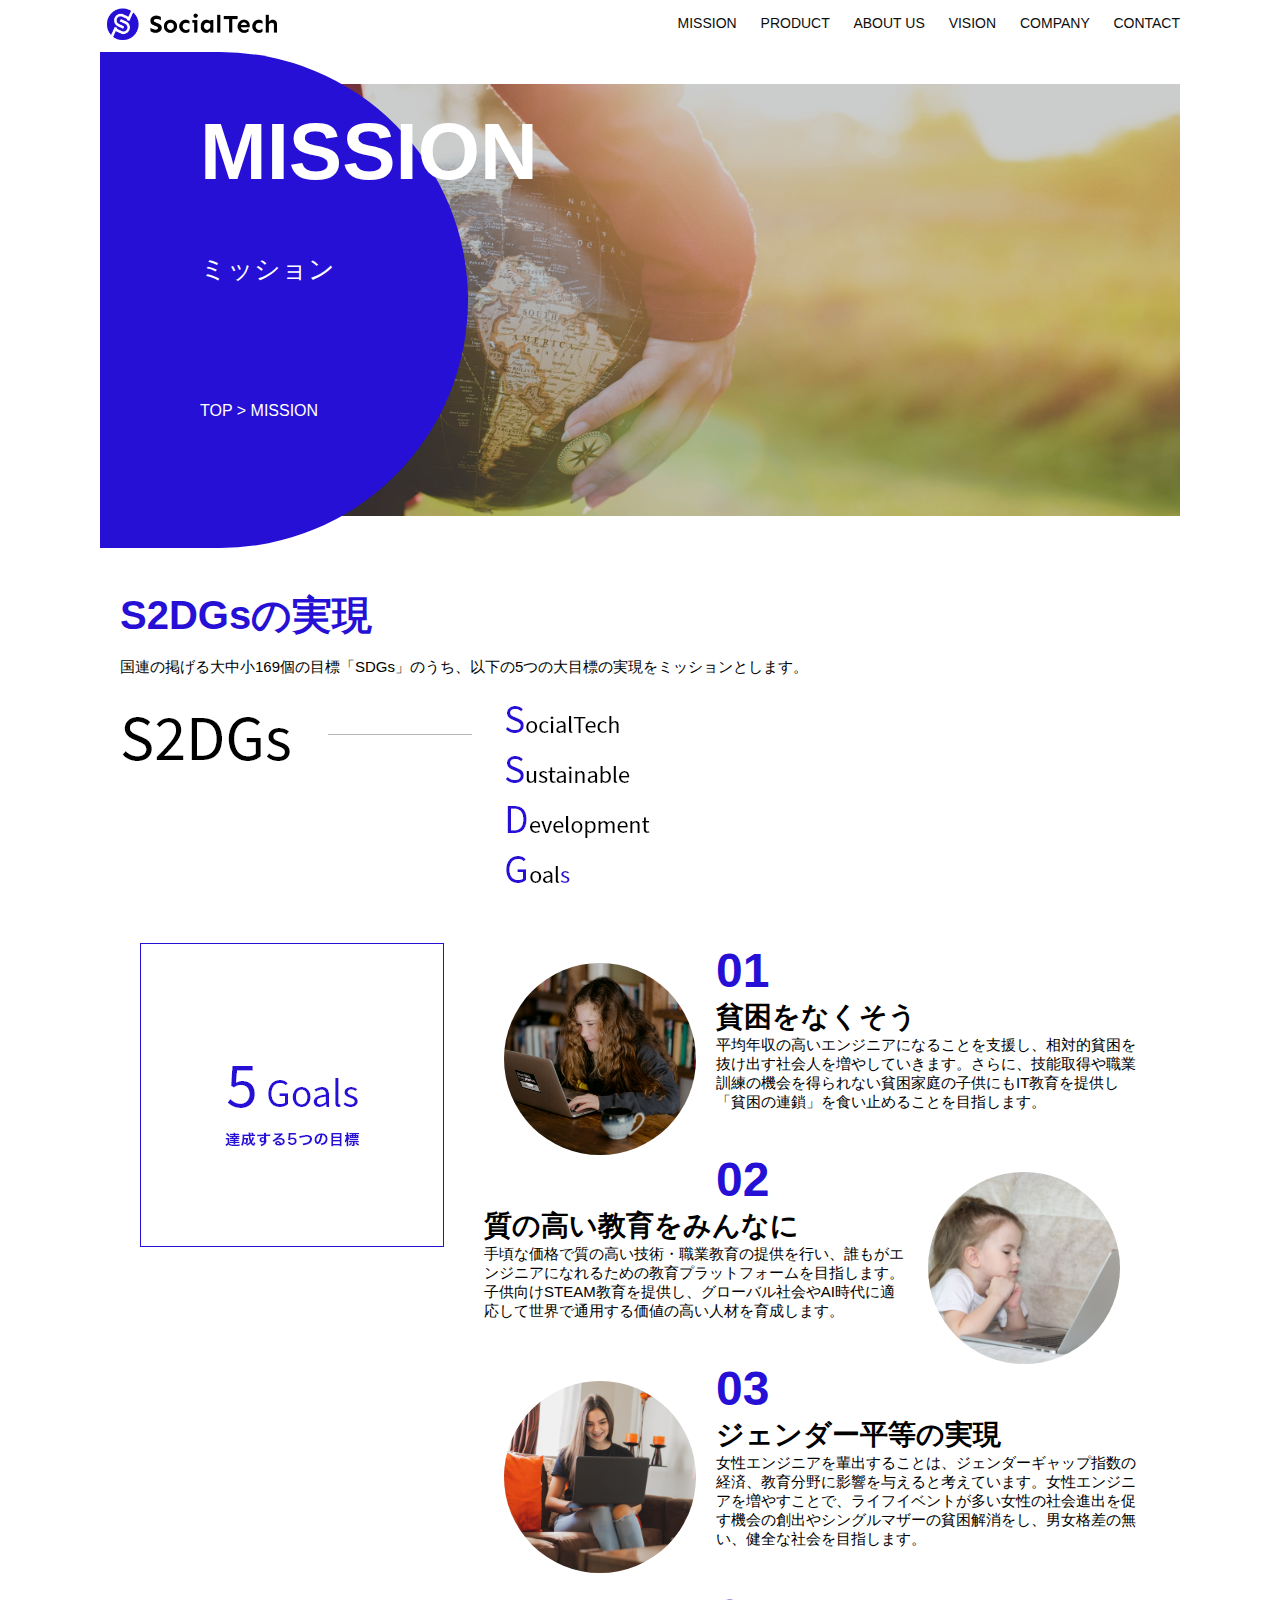
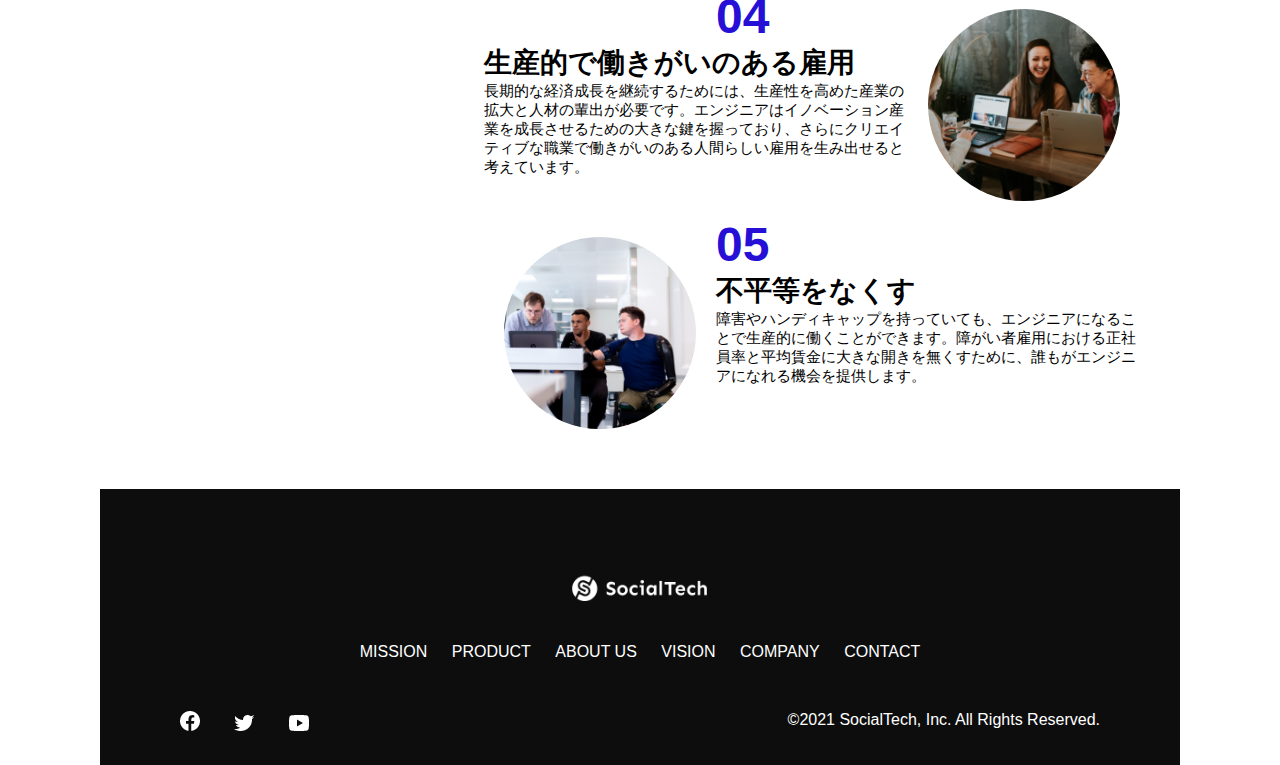
<file: socialtechレスポンシブ#3/mission.html>
<!DOCTYPE html>
<html>
<head>
   <title>SocialTech - MISSION ミッション -</title>
   <meta charset="UTF-8">
   <meta name="description" content="SocialTechが目指す5つの目標（S2DGs）を紹介します">
   <meta name="viewport" content="width=device-width, initial-scale=1.0">
   <link rel="stylesheet" href="style.css">
 </head>

 <body>
   <!-- ヘッダー -->
   <header>
     <!-- ロゴ -->
     <a href="index.html" id="logo"><img src="images/logo.png" alt="トップページに戻る"></a>
 
     <!-- PC用ナビゲーション -->
     <nav id="nav-pc">
       <a href="mission.html">MISSION</a>
       <a href="product.html">PRODUCT</a>
       <a href="index.html#aboutus">ABOUT US</a>
       <a href="index.html#vision">VISION</a>
       <a href="index.html#company">COMPANY</a>
       <a href="index.html#contact">CONTACT</a>
     </nav>
 
     <!-- スマホ用メニューボタン -->
     <img id="menu-sp" src="images/button-menu.png" alt="ナビゲーションを開く" onclick="document.getElementById('nav-sp').style.display = 'block'">
 
     <!-- スマホ用ナビゲーション -->
     <nav id="nav-sp">
       <img id="close" src="images/button-close.png" alt="ナビゲーションを閉じる" onclick="document.getElementById('nav-sp').style.display = 'none'">
       <a id="logo-sp" href="index.html" onclick="document.getElementById('nav-sp').style.display = 'none'"><img
           src="images/logo-sp.png" alt="トップページに戻る"></a>
       <a class="menu" href="mission.html" onclick="document.getElementById('nav-sp').style.display = 'none'">MISSION</a>
       <a class="menu" href="product.html" onclick="document.getElementById('nav-sp').style.display = 'none'">PRODUCT</a>
       <a class="menu" href="index.html#aboutus" onclick="document.getElementById('nav-sp').style.display = 'none'">ABOUT
         US</a>
       <a class="menu" href="index.html#vision"
         onclick="document.getElementById('nav-sp').style.display = 'none'">VISION</a>
       <a class="menu" href="index.html#company"
         onclick="document.getElementById('nav-sp').style.display = 'none'">COMPANY</a>
       <a class="menu" href="index.html#contact"
         onclick="document.getElementById('nav-sp').style.display = 'none'">CONTACT</a>
       <div id="sns">
         <a href="https://www.facebook.com/sejuku2013"><img src="images/button-facebook.png" alt="Facebookのリンク"></a>
         <a href="https://twitter.com/samuraijuku"><img src="images/button-twitter.png" alt="Twitterのリンク"></a>
         <a href="https://www.youtube.com/channel/UCCFOQO5aDK0xXam4cUQXT8g"><img src="images/button-youtube.png" alt="YouTubeのリンク"></a>
       </div>
     </nav>
   </header>
   <main>
     <article>
        <!-- ミッションページ -->
        <section id="mission-main">
            <div id="mission-title">
                <h1>MISSION</h1>
                <span>ミッション</span>
                <div>TOP > MISSION</div>
            </div>
        </section>
        <section id="mission-s2dgs">
            <h2 class="mission-h2">S2DGsの実現</h2>
            <p>国連の掲げる大中小169個の目標「SDGs」のうち、以下の5つの大目標の実現をミッションとします。</p>
            <img src="images/mission/mission-s2dgs.png" alt="S2DGs">
        </section>
        <section id="mission-5goals">
            <div>
                <img id="s2dgs-image" src="images/mission/mission-5goals.png" alt="5Goals">
            </div>
            <div>
                <div>
                    <img class="fivegoals-image-left" src="images/mission/mission-5goals01.png" alt="PCを操作する女の子">
                    <span class="fivegoals-number">01</span>
                    <h3 class="fivegoals-h3">貧困をなくそう</h3>
                    <p class="fivegoals-p">
                    平均年収の高いエンジニアになることを支援し、相対的貧困を抜け出す社会人を増やしていきます。さらに、技能取得や職業訓練の機会を得られない貧困家庭の子供にもIT教育を提供し「貧困の連鎖」を食い止めることを目指します。
                    </p>
                </div>

                <div>
                    <img class="fivegoals-image-right" src="images/mission/mission-5goals02.png" alt="PCを見つめる小さい女の子">
                    <span class="fivegoals-number">02</span>
                    <h3 class="fivegoals-h3">質の高い教育をみんなに</h3>
                    <p class="fivegoals-p">
                    手頃な価格で質の高い技術・職業教育の提供を行い、誰もがエンジニアになれるための教育プラットフォームを目指します。子供向けSTEAM教育を提供し、グローバル社会やAI時代に適応して世界で通用する価値の高い人材を育成します。
                    </p>
                </div>
      
                <div>
                    <img class="fivegoals-image-left" src="images/mission/mission-5goals03.png" alt="PCを操作する女性">
                    <span class="fivegoals-number">03</span>
                    <h3 class="fivegoals-h3">ジェンダー平等の実現</h3>
                    <p class="fivegoals-p">
                    女性エンジニアを輩出することは、ジェンダーギャップ指数の経済、教育分野に影響を与えると考えています。女性エンジニアを増やすことで、ライフイベントが多い女性の社会進出を促す機会の創出やシングルマザーの貧困解消をし、男女格差の無い、健全な社会を目指します。
                    </p>
                </div>
      
                <div>
                    <img class="fivegoals-image-right" src="images/mission/mission-5goals04.png" alt="笑顔で話し合う3人の男女">
                    <span class="fivegoals-number">04</span>
                    <h3 class="fivegoals-h3">生産的で働きがいのある雇用</h3>
                    <p class="fivegoals-p">
                    長期的な経済成長を継続するためには、生産性を高めた産業の拡大と人材の輩出が必要です。エンジニアはイノベーション産業を成長させるための大きな鍵を握っており、さらにクリエイティブな職業で働きがいのある人間らしい雇用を生み出せると考えています。
                    </p>
                </div>
      
                <div>
                    <img class="fivegoals-image-left" src="images/mission/mission-5goals05.png" alt="障害を持つ男性が生き生きと働く様子">
                    <span class="fivegoals-number">05</span>
                    <h3 class="fivegoals-h3">不平等をなくす</h3>
                    <p class="fivegoals-p">
                    障害やハンディキャップを持っていても、エンジニアになることで生産的に働くことができます。障がい者雇用における正社員率と平均賃金に大きな開きを無くすために、誰もがエンジニアになれる機会を提供します。
                    </p>
                </div>
            </div>
        </section>
     </article>
     <footer>
       <div id="footer-logo">
         <img src="images/logo-sp.png" alt="SocialTech">
       </div>
       <div id="footer-link">
         <a href="mission.html">MISSION</a>
         <a href="product.html">PRODUCT</a>
         <a href="index.html#aboutus">ABOUT US</a>
         <a href="index.html#vision">VISION</a>
         <a href="index.html#company">COMPANY</a>
         <a href="index.html#contact">CONTACT</a>
       </div>
       <div id="sns-footer">
         <a href="https://www.facebook.com/sejuku2013"><img src="images/button-facebook.png" alt="Facebookのリンク"></a>
         <a href="https://twitter.com/samuraijuku"><img src="images/button-twitter.png" alt="Twitterのリンク"></a>
         <a href="https://www.youtube.com/channel/UCCFOQO5aDK0xXam4cUQXT8g"><img src="images/button-youtube.png" alt="YouTubeのリンク"></a>
         <span id="copyright">&copy;2021 SocialTech, Inc. All Rights Reserved. </span>
       </div>
     </footer>
   </main>
 </body>

 </html>
</file>
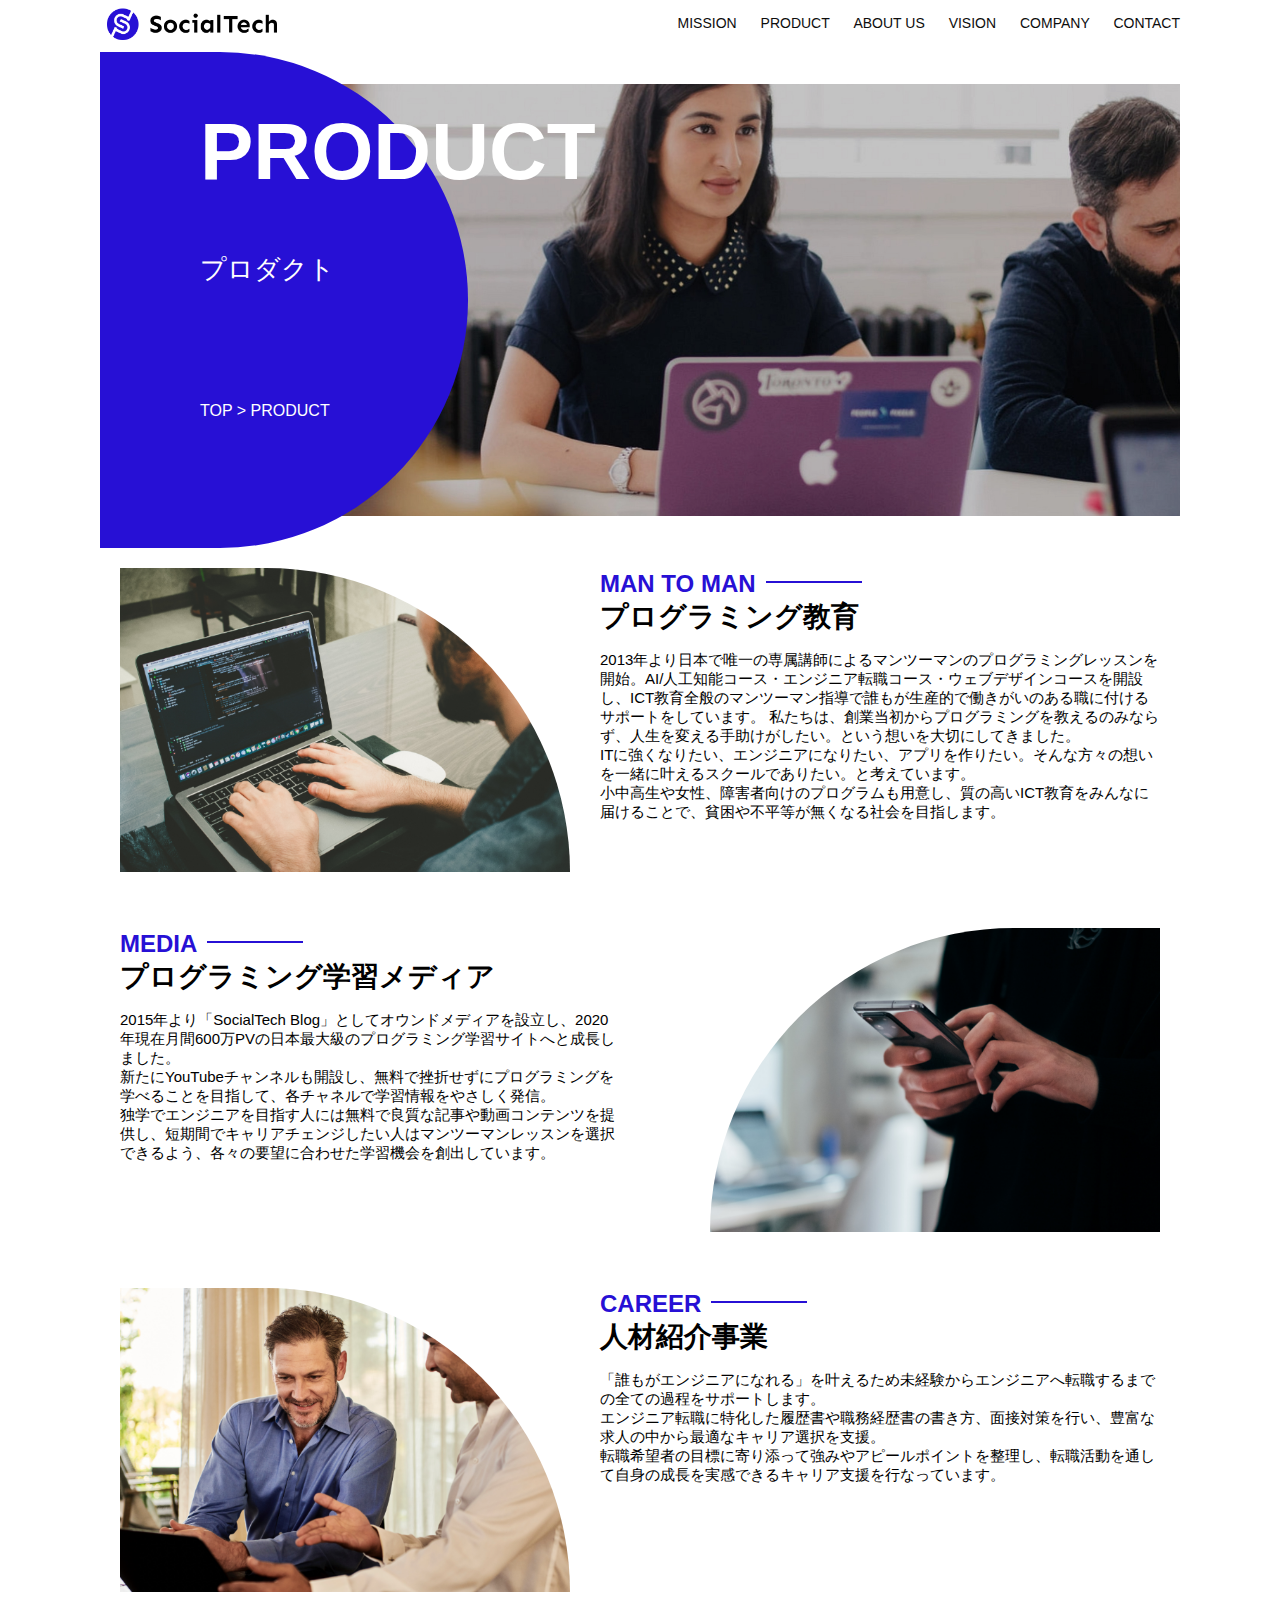
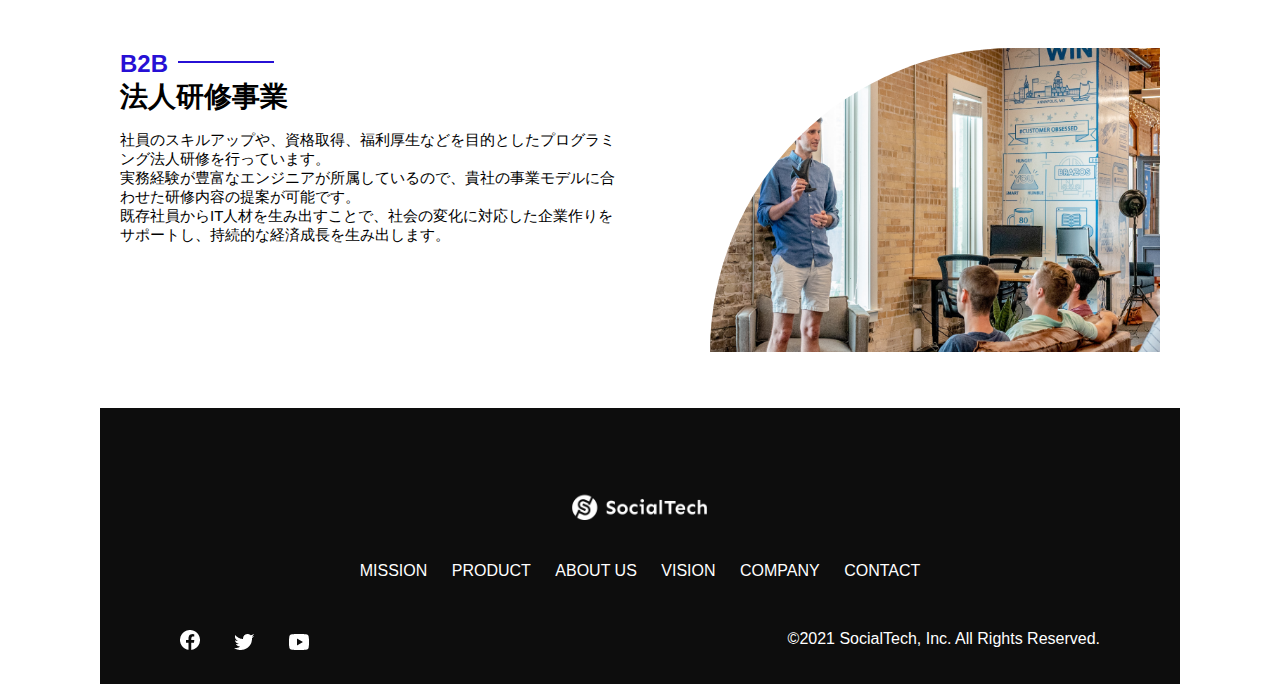
<file: socialtechレスポンシブ#3/product.html>
<!DOCTYPE html>
<html>
<head>
    <meta charset="UTF-8">
    <meta name="description" content="SocialTechの4つのプロダクトを紹介します">
    <meta name="viewport" content="width=device-width, initial-scale=1.0">
    <title>SocialTech -PRODUCT プロダクト-</title>
    <link rel="stylesheet" href="style.css">
</head>
<body>
    <!-- ヘッダー -->
    <header>
        <!-- ロゴ -->
        <a href="index.html" id="logo"><img src="images/logo.png" alt="トップページに戻る"></a>
    <!-- PC用ナビゲーション -->
    <nav id="nav-pc">
        <a href="mission.html">MISSION</a>
        <a href="product.html">PRODUCT</a>
        <a href="index.html#aboutus">ABOUT US</a>
        <a href="index.html#vision">VISION</a>
        <a href="index.html#company">COMPANY</a>
        <a href="index.html#contact">CONTACT</a>
      </nav>
  
      <!-- スマホ用メニューボタン -->
      <img id="menu-sp" src="images/button-menu.png" alt="ナビゲーションを開く" onclick="document.getElementById('nav-sp').style.display = 'block'">
  
      <!-- スマホ用ナビゲーション -->
      <nav id="nav-sp">
        <img id="close" src="images/button-close.png" alt="ナビゲーションを閉じる" onclick="document.getElementById('nav-sp').style.display = 'none'">
        <a id="logo-sp" href="index.html" onclick="document.getElementById('nav-sp').style.display = 'none'"><img src="images/logo-sp.png" alt="トップページに戻る"></a>
        <a class="menu" href="mission.html" onclick="document.getElementById('nav-sp').style.display = 'none'">MISSION</a>
        <a class="menu" href="product.html" onclick="document.getElementById('nav-sp').style.display = 'none'">PRODUCT</a>
        <a class="menu" href="index.html#aboutus" onclick="document.getElementById('nav-sp').style.display = 'none'">ABOUT
          US</a>
        <a class="menu" href="index.html#vision"
          onclick="document.getElementById('nav-sp').style.display = 'none'">VISION</a>
        <a class="menu" href="index.html#company"
          onclick="document.getElementById('nav-sp').style.display = 'none'">COMPANY</a>
        <a class="menu" href="index.html#contact"
          onclick="document.getElementById('nav-sp').style.display = 'none'">CONTACT</a>
        <div id="sns">
          <a href="https://www.facebook.com/sejuku2013"><img src="images/button-facebook.png" alt="Facebookのリンク"></a>
          <a href="https://twitter.com/samuraijuku"><img src="images/button-twitter.png" alt="Twitterのリンク"></a>
          <a href="https://www.youtube.com/channel/UCCFOQO5aDK0xXam4cUQXT8g"><img src="images/button-youtube.png" alt="YouTubeのリンク"></a>
        </div>
      </nav>
    </header>
    <main>
      <article>
        <!-- メインビジュアル -->
         <section id="product-main">
            <div id="product-title">
                <h1>PRODUCT</h1>
                <span>プロダクト</span>
                <div>TOP > PRODUCT</div>
            </div>
         </section>
         <!-- メインコンテンツ -->
          <section class="product-section1">
            <img src="images/product/product-mantoman.png" alt="PCでコードを書く男性">
            <div>
                <h2 class="product-h2">MAN TO MAN</h2>
                <h3 class="product-h3">プログラミング教育</h3>
                <p>
                    2013年より日本で唯一の専属講師によるマンツーマンのプログラミングレッスンを開始。AI/人工知能コース・エンジニア転職コース・ウェブデザインコースを開設し、ICT教育全般のマンツーマン指導で誰もが生産的で働きがいのある職に付けるサポートをしています。
                    私たちは、創業当初からプログラミングを教えるのみならず、人生を変える手助けがしたい。という想いを大切にしてきました。<br>ITに強くなりたい、エンジニアになりたい、アプリを作りたい。そんな方々の想いを一緒に叶えるスクールでありたい。と考えています。<br>小中高生や女性、障害者向けのプログラムも用意し、質の高いICT教育をみんなに届けることで、貧困や不平等が無くなる社会を目指します。
                </p>
            </div>
          </section>
          <section class="product-section2">
            <div>
              <h2 class="product-h2">MEDIA</h2>
              <h3 class="product-h3">プログラミング学習メディア</h3>
              <p>2015年より「SocialTech
                Blog」としてオウンドメディアを設立し、2020年現在月間600万PVの日本最大級のプログラミング学習サイトへと成長しました。<br>新たにYouTubeチャンネルも開設し、無料で挫折せずにプログラミングを学べることを目指して、各チャネルで学習情報をやさしく発信。<br>独学でエンジニアを目指す人には無料で良質な記事や動画コンテンツを提供し、短期間でキャリアチェンジしたい人はマンツーマンレッスンを選択できるよう、各々の要望に合わせた学習機会を創出しています。
              </p>
            </div>
            <img src="images/product/product-media.png" alt="スマートフォンを操作する人">
          </section>
          <section class="product-section1">
            <img src="images/product/product-career.png" alt="笑顔で話し合う2人の男性">
            <div>
              <h2 class="product-h2">CAREER</h2>
              <h3 class="product-h3">人材紹介事業</h3>
              <p>
                「誰もがエンジニアになれる」を叶えるため未経験からエンジニアへ転職するまでの全ての過程をサポートします。<br>エンジニア転職に特化した履歴書や職務経歴書の書き方、面接対策を行い、豊富な求人の中から最適なキャリア選択を支援。<br>転職希望者の目標に寄り添って強みやアピールポイントを整理し、転職活動を通して自身の成長を実感できるキャリア支援を行なっています。<br>
              </p>
            </div>
          </section>
          <section class="product-section2">
            <div>
              <h2 class="product-h2">B2B</h2>
              <h3 class="product-h3">法人研修事業</h3>
              <p>
                社員のスキルアップや、資格取得、福利厚生などを目的としたプログラミング法人研修を行っています。<br>実務経験が豊富なエンジニアが所属しているので、貴社の事業モデルに合わせた研修内容の提案が可能です。<br>既存社員からIT人材を生み出すことで、社会の変化に対応した企業作りをサポートし、持続的な経済成長を生み出します。
              </p>
            </div>
            <img src="images/product/product-b2b.png" alt="講演中の男性とそれを聴く人々">
          </section>
      </article>
      <footer>
        <div id="footer-logo">
          <img src="images/logo-sp.png" alt="SocialTech">
        </div>
        <div id="footer-link">
          <a href="mission.html">MISSION</a>
          <a href="product.html">PRODUCT</a>
          <a href="index.html#aboutus">ABOUT US</a>
          <a href="index.html#vision">VISION</a>
          <a href="index.html#company">COMPANY</a>
          <a href="index.html#contact">CONTACT</a>
        </div>
        <div id="sns-footer">
          <a href="https://www.facebook.com/sejuku2013"><img src="images/button-facebook.png" alt="Facebookのリンク"></a>
          <a href="https://twitter.com/samuraijuku"><img src="images/button-twitter.png" alt="Twitterのリンク"></a>
          <a href="https://www.youtube.com/channel/UCCFOQO5aDK0xXam4cUQXT8g"><img src="images/button-youtube.png" alt="YouTubeのリンク"></a>
          <span id="copyright">&copy;2021 SocialTech, Inc. All Rights Reserved. </span>
        </div>
      </footer>
    </main>
</body>

</html>
</file>
<file: socialtechレスポンシブ#3/style.css>
body {
    font-family: "Source Sans Pro"," Hiragino Kaku Gothic ProN", Meiryo, Arial, sans-serif;

}
p {
    font-size: 15px;
}
/*================
PC用のスタイル
=================*/

@media screen and (min-width: 768px) {
  

body {
    max-width: 1080px;
    min-width: 900px;
    margin: 0 auto 0 auto;
}
header {
    display: flex;
    justify-content: space-between;
}

#nav-pc {

    font-size: 14px;
    padding-top: 15px;
}
#nav-pc > a {
    text-decoration: none;
    margin-left: 20px;
}
#nav-pc > a:link {
    color:#0d0d0d;
}
#nav-pc > a:visited {
    color: #0d0d0d;
}
#nav-pc > a:hover {
    color: #0d0d0d;
    text-decoration: underline;
}
#nav-pc > a:active {
    color: #0d0d0d;
}
/* スマホ用ナビを非表示 */
#nav-sp,
#menu-sp {
  display: none;
}
#main-visual {
    position: relative;
    height: 400px;
}
#main-message {
    position: absolute;
    top: 0;
    left: 0;
    background-color: #2710d5;
    color: #ffffff;
    border-radius: 0 0 476px 0;
    max-width: 620px;
    height: 100%;
    width: 100%;
    z-index: 11;
}
#main-message > h1 {
    font-size: 60px;
    font-weight: bold;
    margin: 100px 0 0 50px;
}
#main-message > p {
    font-size: 28px;
    margin: 0 0 0 50px;
}
#main-visual > img {
    max-width: 620px;
    border-radius: 476px 0 0 0;
    position: absolute;
    top: 0;
    right: 0;
    z-index: 10;
}
h2 {
    margin: 40px 0 0 0;
}
h2::after {
    content: url("images/line.png");
    margin-left: 10px;
}

h3 {
    font-size: 27px;
}

#mission {
    margin: 80px auto 80px auto;
    width: 100%;
}

#mission-flex {
    width: 100px;
    display: flex;
}


/* ミッション */
#mission {
    margin: 80px auto 80px auto;
    width: 100%;
  }
  
  #mission-flex {
    width: 100%;
    display: flex;
  }
  
  #mission-flex > div {
    width: 50%;
    margin: 20px;
  }
  
  #mission-photo {
    width: 100%;
  }
  
  #s2dgs {
    margin-top: 50px;
    width: 100%;
  }
  
 
   #product {
     background-color: #fafafa;
     margin: 80px 0 80px 0;
     padding: 10px 40px 0px 40px;
   }
   

 #product > div {
     margin-top: 40px;
     display: flex;
 }
   
   
 #product-left {
     width: 50%;
     margin-right: 20px;
   }
   
   #product-right {
     width: 50%;
   margin-left: 20px;
     margin-top: 80px;
   }
   
   
 #product-left > div {
     position: relative;
     height: 480px;
     margin-right: 20px;
   }
   #product-right > div {
     position: relative;
     height: 480px;
     margin-left: 20px;
   }
   .product-photo {
    width: 100%;
   }

  .product-explain {
    background-color: #ffffff;
    position: absolute;
    left: 0;
    top: 280px;
    margin: 0 40px 0 40px;
    padding: 20px;
    box-shadow: 5px 5px 10px rgba(0, 0, 0, 0.05);
  }
  .product-explain > span {
    color: #2710d5;
    font-weight: bold;
    font-size: 16px;
    margin: 0;
  }
.product-explain > h3 {
    font-size: 20px;
    margin: 5px 0 5px 0;
}
.product-explain > p {
    font-size: 14px;
    margin: 0;
}
#product-more {
    margin: 0 auto -42px auto;
}
#aboutus {
  margin: 80px auto 80px auto;
}
#aboutus > div {
  display: flex;
}
.culture-img {
  width: 100%;
  align-self: flex-start;
}
.culture-img2 {
margin-top: 50px;
width: 100%;
}
.culture-table {
margin-right: 50px;
}
.culture-num {
  font-size: 80px;
  color: #2710d5;
  margin: 0 20px 0 0;
}
.culture-en {
color: #2710d5;
font-weight: bold;
font-size: 24px;
display: block;
}
.culture-jp {
  font-size: 28px;
  font-weight: bold;
}
.culture-description {
  margin: 0;
}
/* vision */
#vision > div {
  margin: 80px auto 80px auto;
}
#vision > div {
  width: 100%;
  display: flex;
  justify-content: space-between;
  flex-wrap: wrap;
}
.vision-box {
  width: 300px;
  height: 300px;
  margin-bottom: 30px;
  position: relative;
}
.vision-box > img {
  width: 100%;
  height: auto;
  position: absolute;
  top: 0;
  left: 0;
  z-index: 30;
}
.vision-box > span {
  position: absolute;
  top: 0;
  left: 0;
  z-index: 31;
  margin-right: 20px;
}
.vision-box > span > h4 {
  color: #2710d5;
  font-size: 19px;
  margin: 80px 0 0 0;
}
.vision-box > span > h4::first-letter {
  font-size: 40px;
}
.vision-box > span > h5 {
  font-size: 20px;
  margin: 0 0 0 0;
}
.vision-box > span > p {
  margin: 10px 0 0 0;
}

#company {
  margin: 80px auto 80px auto;
}
#company-table {
  width: 100%;
}
.tableheader {
  text-align: left;
  padding: 20px;
  border-bottom-color: #2710d5;
  border-bottom-width: 1px;
  border-bottom-style: solid;
  width: 100px;
}
.tableheader-first {
  text-align: left;
  padding: 20px;
  border-bottom-color: #2710d5;
  border-bottom-width: 1px;
  border-bottom-style: solid;
  width: 100px;
  border-top-color: #2710d5;
  border-top-width: 1px;
  border-top-style: solid;
}
.cell {
  padding: 30px;
  border-bottom-color: #ececec;
  border-bottom-width: 1px;
  border-bottom-style: solid;
}
.cell-first {
  padding: 30px;
  border-bottom-color: #ececec;
  border-bottom-width: 1px;
  border-bottom-style: solid;
  border-top-color: #ececec;
  border-top-width: 1px;
  border-top-style: solid;
}
/* お問い合わせフォーム */
#company > iframe {
  width: 100%;
  height: 368px;
  margin-top: 40px;
}
/* お問い合わせ */
#contact {
  margin: 80px auto 80px auto;
}

/* 外枠 */
#contact > form > div {
  display: flex;
  flex-direction: row;
  flex-wrap: wrap;
  padding-bottom: 30px;
}
.contact-heading {
  width: 240px;
  align-self: center;
}
.contact-label {
  font-weight: bold;
}
.contact-span {
  color: #ce2222;
  margin: 0 0 0 20px;
  font-weight: bold;
}
.contact-textbox {
  border-top: 0;
  border-left: 0;
  border-right: 0;
  border-bottom-width: 1px;
  border-bottom-color: #707070;
  border-style: solid;
  background-color: #fafafa;
  width: 400px;
  height: 56px;
}
.contact-textarea {
  border-top: 0;
  border-left: 0;
  border-right: 0;
  border-bottom-width: 1px;
  border-bottom-color: #707070;
  background-color: #fafafa;
  width: 400px;
  height: 200px;
}

 details {
  width: 700px;
}

details > div {
  background-color: #fafafa;
  padding: 20px;
}

details > div > span {
  font-weight: bold;
}

footer {
  background-color: #0d0d0d;
  text-align: center;
  padding: 80px 80px 30px 80px;
}

#footer-logo {
  margin-bottom: 30px;
}

#footer-link {
  margin-bottom: 50px;  
}

#footer-link > a {
  text-decoration: none;
  margin: 10px;
}
#footer-link > a:link {
  color: #ffffff}

#footer-link > a:visited {
  color: #ffffff;
}
#footer-link > a:hover {
  color: #ffffff;
  text-decoration: underline;
}
#footer-link > a:active {
  color: #ffffff;
}
#sns-footer {
  text-align: left;
  width: 100%;
}
#sns-footer > a {
margin-right: 30px;
}
#copyright {
color: #ffffff;
float: right;
}
/* mission.html用スタイル */
/* ミッションのメインビジュアル */
#mission-main {
height: 496px;
width: 100%;
background-image: url("images/mission/mission-main.png");
background-repeat: no-repeat;
background-position-y: center;
}
/* 見出しと、パンくずリストをグループ化するdiv要素 */
#mission-title {
  background-color: #2710d5;
  width: 368px;
  color: #ffffff;
  height: 496px;
  border-radius: 0 248px 248px 0;
  position: relative;
}
/* 英語の見出し */
#mission-title > h1 {
  position: absolute;
  top: 0;
  left: 100px;
  font-size: 80px;
}
/* カタカナの見出し */
#mission-title > span {
  position: absolute;
  top: 200px;
  left: 100px;
  font-size: 26px;
}
/* パンくずリスト */
#mission-title > div {
  position: absolute;
  top: 350px;
  left: 100px;
  font-size: 16px;
}
/* section要素 */
  #mission-s2dgs {
    width: 100%;
    margin: 20px;
  }
  /* 見出し */
  .mission-h2 {
    color: #2710d5;
    font-size: 40px;
  }
  /* 見出しの擬似要素 */
  .mission-h2::after {
    content: none;
  }
  
  /* section要素 */
  #mission-5goals {
    margin: 20px;
    display: flex;
  }
  /* 左右のカラムをグループ化するdiv要素 */
  #mission-5goals > div {
    flex-grow: 1;
    padding: 20px;
  }
  /* 一つ一つのコンテンツをグループ化するdiv要素 */
  #mission-5goals > div > div {
    margin-bottom: 40px;
  }
  /* コンテンツの右側に表示する画像 */
  .fivegoals-image-right {
    float: right;
    margin: 20px;
  }
  /* コンテンツの左側に表示する画像 */
  .fivegoals-image-left {
    float: left;
    margin: 20px;
  }
  /* コンテンツの番号を囲むspan要素 */
  .fivegoals-number {
    color: #2710d5;
    font-size: 48px;
    font-weight: bold;
    margin: 0;
  }
  /* コンテンツの見出し */
  .fivegoals-h3 {
    font-size: 28px;
    margin: 0;
  }
  /* コンテンツの説明文 */
  .fivegoals-p {
    margin: 0;
  }

  /* プロダクトページ */
  /* section要素 */
#product-main {
  height: 496px;
  width: 100%;
  background-image: url("images/product/product-main.png");
  background-repeat: no-repeat;
  background-position-y: center;
}
/* 見出し、パンくずリストをグループ化するdiv要素 */
#product-title {
  background-color: #2710d5;
  width: 368px;
  color: #ffffff;
  height: 496px;
  border-radius: 0 248px 248px 0;
  position: relative;
}
/* 英語の見出し */
#product-title > h1 {
  position: absolute;
  top: 0;
  left: 100px;
  font-size: 80px;
}
/* カタカナの見出し*/
#product-title > span {
  position: absolute;
  top: 200px;
  left: 100px;
  font-size: 26px;
}
/* パンくずリスト */
#product-title > div {
  position: absolute;
  top: 350px;
  left: 100px;
  font-size: 16px;
}
/* セクション１ */
.product-section1 {
  position: relative;
  margin: 20px;
  height: 340px;
}
/* 左パターンの画像 */
.product-section1 > img {
  position: absolute;
  top: 0;
  left: 0;
  width: 450px;
  margin: 0 40px 30px 0;
  border-radius: 0 432px 0 0;
}
/* 画像が左パターンのテキストをグループ化するdiv要素 */
.product-section1 > div {
  position: absolute;
  top: 0;
  left: 480px;
}
/* 画像が右パターンのsection要素 */
.product-section2 {
  position: relative;
  margin: 20px;
  height: 340px;
}
/* 右パターンの画像 */
.product-section2 > img {
  position: absolute;
  top: 0;
  right: 0;
  width: 450px;
  margin: 0 0 30px 40px;
  border-radius: 432px 0 0 0;
}
/* 画像が右パターンのテキストをグループ化するdiv要素 */
.product-section2 > div {
  width: 500px;
  position: absolute;
  top: 0;
  left: 0;
}
/* 英語の見出し */
.product-h2 {
  color: #2710d5;
  font-size: 24px;
  margin: 0;
}
/* 日本語の見出し */
.product-h3 {
  font-size: 28px;
  margin: 0;
}
}
/*================
スマホ用のスタイル
=================*/

@media screen and (max-width: 767px) {
  body {
    min-width: 375px;
    margin: 0;
  }
  #nav-pc {
    display: none;
}
#menu-sp {
  float: right;
  padding: 0;
}

#nav-sp {
  background-color: #2710d5;
  position: absolute;
  left: 0;
  top: 0;
  height: 100%;
  width: 100%;
  display: none;
  z-index: 100;
}
#close {
    position: absolute;
    top: 20px;
    right: 20px;
  } 
#logo-sp {
  margin: 80px 0 30px 20px;
}

#nav-sp > a {
  display: block;
}
#nav-sp > a:link {
  color: #ffffff;
}
#nav-sp > a:visited {
color: #ffffff;
}
#nav-sp > a:hover {
  color: #ffffff;
  text-decoration: underline;
}
#nav-sp > a:active {
  color: #ffffff;
}
#nav-sp > .menu {
  text-decoration: none;
  display: block;
  margin: 0 20px 0 20px;
  height: 44px;
  font-size: 16px;
  background-image: url("images/arrow.png");
  background-repeat: no-repeat;
  background-position: right top;
}



#cases {
  margin: 40px auto 40px auto; 
  width: 100%;
}
#cases>ul {
  display: flex;
  list-style: none;
  justify-content: center;
}

#cases>ul>li {
  width: 33%;
  margin: 20px;
}
.case-card {
  background-color: #ffffff;
  min-height: 400px;
  box-shadow: 5px 5px 15px rgba(0, 0, 0, 0.2);
}
.case-img {
  width: 100%;
}
.case-info {
  padding: 10px 20px 10px 20px;
}
.case-name {
  color: #2710d5;
  font-size: 19px;
}
.case-content {
  font-size: 14px;
}
#sns {
  position: absolute;
  bottom: 20px;
  left: 20px;
}
#sns > a {
  margin-right: 30px;
}
/* メインビジュアル　レスポン＃２ */
#main-visual {
  position: relative;
  height: 470px;
  width: 100%;
  overflow: hidden;
  }

#main-visual > div {
  position: absolute;
  top: 0;
  left: 0;
  background-color: #2710d5;
  color: white;
  border-radius: 0 0 476px 0;
  text-align: center;
  height: 280px;
  width: 100%;
  z-index: 11;
  }
  #main-visual > div > h1 {
     font-size: 28px;
     margin: 90px 0 0 0;
  }
  #main-visual > div > p {
    margin: 0;
  }
  #main-visual > img {
    width: 100%;
    border-radius: 476px 0 0 0;
    z-index: 10;
    position: absolute;
    bottom: 0;
    right: 0;
  }
  /* 見出し */
  h2::after {
    content: url("images/line.png");
    margin-left: 10px;
  }
  h3 {
    font-size: 24px;
    margin-top: 10px;
  }
  #mission {
    margin: 20px;
  }
  #mission-photo {
    width: 100%
  }
  #s2dgs {
    width: 100%;
  }
  #product {
    background-color: #fafafa;
    padding-top: 10px;
  }
  #product h2 {
    margin-left: 20px;
  }
  #product-left,
  #product-right {
    margin-right: 20px;
    margin-left: 20px;
  }
  #product-left > div,
  #product-right > div {
    position: relative;
    height: 540px;
  }
  /* 説明文の枠 */
  .product-explain {
    background-color: #ffffff;
    position: absolute;
    left: 0;
    bottom: 50px;
    padding: 20px;
    box-shadow: 5px 5px 10px rgba(0, 0, 0, 0.05);
  }

  /* 英語の見出し */
  .product-explain > span {
     color: #2710d5;
     font-weight: bold;
     font-size: 16px;
     margin: 0;
  }
  /* 見出し */
  .product-explain > h3 {
    margin: 10px 0 10px 0;
  }
  .product-photo {
    width: 100%;
  }
  /* もっと見るボタン */
  #product-more > img {
    margin: 0 0 -42px 20px;
  }
  /* 全体 */
  #aboutus {
    margin: 80px 20px 80px 20px;
  }
  #aboutus > div {
    display: flex;
    flex-direction: column;
  }
  .culture-table {
    width: 100%;
    padding-right: 20px;
    order: 2;
  }
  .culture-img {
    width: 100%;
    order: 1;
  }
  .culture-img2 {
    width: 100%;
  }
  /* 番号 */
  .culture-num {
    font-size: 80px;
    color: #2710d5;
  }
  /* 英語の見出し */
  .culture-en {
    color: #2710d5;
    font-weight: bold;
    font-size: 24px;
    display: block;
  }
  /* 日本語の見出し */
  .culture-jp {
    display: block;
  }
  /* 説明文 */
  .culture-description {
    margin: 0;
  }
  /* ビジョン */
  #vision {
    margin: 80px 20px 80px 20px;
  }
  .vision-box {
    width: 300px;
    height: 300px;
    margin-bottom: 30px;
    position: relative;
  }
  .vision-box > img {
    width: 100%;
    height: auto;
    position: absolute;
    top: 0;
    left: 0;
    z-index: 30;
  }
  .vision-box > span {
    position: absolute;
    top: 0;
    left: 0;
    z-index: 31;
    margin-right: 20px;
  }
  .vision-box > span > h4 {
    color: #2710d5;
    font-size: 19px;
    margin: 60px 0 0 0;
  }
  .vision-box > span > h5 {
    font-size: 20px;
    margin: 0 0 0 0;
  }
  .vision-box > span > p {
    margin: 10px 0 0 0;
  }
  /* 会社概要 */
  #company {
    margin: 0 20px 0 20px;
  }
  #company > h3 {
    margin-bottom: 20px;
  }
  #company > table {
    width: 100%;
  }
  .tableheader-first {
    text-align: left;
    padding: 20px;
    border-bottom-color: #2710d5;
    border-bottom-width: 1px;
    border-bottom-style: solid;
    border-top-color: #2710d5;
    border-top-width: 1px;
    border-top-style: solid;
    width: 50px;
  }
  .tableheader {
    text-align: left;
    padding: 20px;
    border-bottom-color: #2710d5;
    border-bottom-width: 1px;
    border-bottom-style: solid;
    width: 50px;
  }
  .cell {
    padding: 20px;
    border-bottom-color: #ececec;
    border-bottom-width: 1px;
    border-bottom-style: solid;
  }
  .cell-first {
    padding: 20px;
    border-bottom-color: #ececec;
    border-bottom-width: 1px;
    border-bottom-style: solid;
    border-top-color: #ececec;
    border-top-width: 1px;
    border-top-style: solid;
  }
  #company > iframe {
    width: 100%;
    height: 240px;
    margin: 40px 0 0 0;
  }
  /* お問い合わせ */
  #contact {
    margin: 80px 20px 80px 20px;
  }
  #contact > h3 {
    margin-bottom: 20px;
  }
  #contact > form > div {
    margin-bottom: 20px;
  }
  .contact-heading {
    margin-bottom: 20px;
  }
  /* 各フォーム */
  /* 項目 */
  .contact-label {
    font-weight: bold;
  }
  /* 必須という文字 */
  .contact-span {
    color: #ce2222;
    margin-left: 20px;
    font-weight: bold;
  }
  /* テキストボックス */
  .contact-textbox {
    height: 56px;
    border-top: 0;
    border-left: 0;
    border-right: 0;
    background-color: #fafafa;
    border-bottom-color: #707070;
    border-bottom-width: 1px;
    border-style: solid;
    min-width: 300px;
    width: 100%;
  }
  /* テキストエリア */
  .contact-textarea {
    height: 150px;
    border-top: 0;
    border-left: 0;
    border-right: 0;
    background-color: #fafafa;
    width: 100%;
  }
/* ラジオボタン */
  .radiobutton {
    margin-bottom: 20px;
  }

/* ラジオボタンのラベル */
.radiobutton + label::after {
  content: "\A";
  white-space: pre;
}
/* フッター */
footer {
  background-color: #0d0d0d;
  padding: 30px 20px 50px 20px;
}
#footer-logo {
  margin-bottom: 30px;
}
#footer-link {
  margin-bottom: 50px;
}
#footer-link > a {
  text-decoration: none;
  margin: 0 20px 30px 0;
  display: block;
  background-image: url("images/arrow.png");
  background-repeat: no-repeat;
  background-position: right top;
}
#footer-link > a:link {
  color: #ffffff;
}
#footer-link > a:visited {
  color: #ffffff;
}
#footer-link > a:hover {
  color: #ffffff;
  text-decoration: underline;
}
#footer-link > a:active {
  color: #ffffff;
}
#sns-footer > a {
  margin-right: 30px;
}
#copyright {
  font-size: 12px;
  display: block;
  margin-top: 30px;
  color: #ffffff;
}

/* mission.html用スタイル */
/* ミッションのメインビジュアル */
/* section要素 */
#mission-main {
  height: 256px;
  width: 100%;
  background-image: url("images/mission/mission-main.png");
  background-repeat: no-repeat;
  background-position-y: center;
  background-size: auto 208px;
}
/* 見出し、パンくずリストをグループ化するdiv要素 */
#mission-title {
  background-color: #2710d5;
  width: 136px;
  color: #ffffff;
  height: 256px;
  border-radius: 0 248px 248px 0;
  position: relative;
}
/* 英語の見出し */
#mission-title > h1 {
  position: absolute;
  top: 0;
  left: 20px;
  font-size: 40px;
}
/* カタカナの見出し */
#mission-title > span {
  position: absolute;
  top: 110px;
  left: 20px;
  font-size: 18px;
}
/* パンくずリスト */
#mission-title > div {
  position: absolute;
  top: 180px;
  left: 20px;
  font-size: 13px;
}
/* S2DGsセクション */
/* section要素 */
#mission-s2dgs {
  margin: 20px;
}
/* 見出し */
.mission-h2 {
  color: #2710d5;
  font-size: 38px;
  margin: 0px;
}
/* 見出しの擬似要素 */
.mission-h2::after {
  content: none;
}
/* 画像 */
#mission-s2dgs > img {
  width: 100%;
}
/* 5Goals */
/* section要素 */
#mission-5goals {
  margin: 20px;
}
/* 一つ一つのコンテンツをグループ化するdiv要素 */
#mission-5goals > div > div {
  margin-bottom: 40px;
}
/* PCでセクション左側に表示される画像 */
#s2dgs-image {
  width: 100%;
}
/* PCでコンテンツ右側に表示される画像 */
.fivegoals-image-right {
  margin: 20px auto 20px auto;
  display: block;
}
/* PCでコンテンツ左側に表示される画像 */
.fivegoals-image-left {
  margin: 20px auto 20px auto;
  display: block;
}
/* コンテンツの番号を囲むspan要素 */
.fivegoals-number {
  color: #2710d5;
  font-size: 48px;
  margin: 0;
}
/* コンテンツの見出し */
.fivegoals-h3 {
  font-size: 28px;
  margin: 0;
}
/*コンテンツの説明文 */
.fivegoals-p {
  margin: 0;
}
/* メインビジュアルをレスポンシブに対応させる */
/* section要素 */
#product-main {
  height: 256px;
  width: 100%;
  background-image: url("images/product/product-main.png");
  background-repeat: no-repeat;
  background-position-y: center;
  background-size: auto 208px;
}
/* 見だし、パンくずリストをグループ化するdiv要素 */
#product-title {
  background-color: #2710d5;
  width: 136px;
  color: #ffffff;
  height: 256px;
  border-radius: 0 248px 248px 0;
  position: relative;
}
/* 英語の見出し */
#product-title > h1 {
  position: absolute;
  top: 0;
  left: 20px;
  font-size: 40px;
}
/* カタカナの見出し */
#product-title > span {
  position: absolute;
  top: 110px;
  left: 20px;
  font-size: 18px;
}
/* パンくずリスト */
#product-title > div {
  position: absolute;
  top: 180px;
  left: 20px;
  font-size: 13px;
}
/* メインコンテンツのレスポンシブ */
/* pc画像が左パターンのsection */
.product-section1 {
  margin: 20px;
}
/* psで左パターンの画像 */
.product-section1 > img {
  width: 100%;
  border-radius: 0 300px 0 0;
}
/* PCで画像が右パターンのsection要素 */
.product-section2 {
  margin: 20px;
  display: flex;
  flex-direction: column;
}
/* PCで右パターンの画像 */
.product-section2 > img {
  order: 1;
  width: 100%;
  border-radius: 300px 0 0 0;
}
/* PCでは画像が右パターンのテキストをグループ化するdiv要素 */
.product-section2 > div {
  order: 2;
}
/* 英語の見出し */
.product-h2 {
  color: #2710d5;
  font-size: 24px;
  margin: 0;
}
/* 日本語の見出し */
.product-h3 {
  font-size: 28px;
  margin: 0;
}

}
</file>
<file: socialtech集大成/style.css>
body {
    font-family: "Source Sans Pro"," Hiragino Kaku Gothic ProN", Meiryo, Arial, sans-serif;

}
p {
    font-size: 15px;
}
/*================
PC用のスタイル
=================*/

@media screen and (min-width: 768px) {
  

body {
    max-width: 1080px;
    min-width: 900px;
    margin: 0 auto 0 auto;
}
header {
    display: flex;
    justify-content: space-between;
}

#nav-pc {

    font-size: 14px;
    padding-top: 15px;
}
#nav-pc > a {
    text-decoration: none;
    margin-left: 20px;
}
#nav-pc > a:link {
    color:#0d0d0d;
}
#nav-pc > a:visited {
    color: #0d0d0d;
}
#nav-pc > a:hover {
    color: #0d0d0d;
    text-decoration: underline;
}
#nav-pc > a:active {
    color: #0d0d0d;
}
/* スマホ用ナビを非表示 */
#nav-sp,
#menu-sp {
  display: none;
}
#main-visual {
    position: relative;
    height: 400px;
}
#main-message {
    position: absolute;
    top: 0;
    left: 0;
    background-color: #2710d5;
    color: #ffffff;
    border-radius: 0 0 476px 0;
    max-width: 620px;
    height: 100%;
    width: 100%;
    z-index: 11;
}
#main-message > h1 {
    font-size: 60px;
    font-weight: bold;
    margin: 100px 0 0 50px;
}
#main-message > p {
    font-size: 28px;
    margin: 0 0 0 50px;
}
#main-visual > img {
    max-width: 620px;
    border-radius: 476px 0 0 0;
    position: absolute;
    top: 0;
    right: 0;
    z-index: 10;
}
h2 {
    margin: 40px 0 0 0;
}
h2::after {
    content: url("images/line.png");
    margin-left: 10px;
}

h3 {
    font-size: 27px;
}

#mission {
    margin: 80px auto 80px auto;
    width: 100%;
}

#mission-flex {
    width: 100px;
    display: flex;
}


/* ミッション */
#mission {
    margin: 80px auto 80px auto;
    width: 100%;
  }
  
  #mission-flex {
    width: 100%;
    display: flex;
  }
  
  #mission-flex > div {
    width: 50%;
    margin: 20px;
  }
  
  #mission-photo {
    width: 100%;
  }
  
  #s2dgs {
    margin-top: 50px;
    width: 100%;
  }
  
 
   #product {
     background-color: #fafafa;
     margin: 80px 0 80px 0;
     padding: 10px 40px 0px 40px;
   }
   

 #product > div {
     margin-top: 40px;
     display: flex;
 }
   
   
 #product-left {
     width: 50%;
     margin-right: 20px;
   }
   
   #product-right {
     width: 50%;
   margin-left: 20px;
     margin-top: 80px;
   }
   
   
 #product-left > div {
     position: relative;
     height: 480px;
     margin-right: 20px;
   }
   #product-right > div {
     position: relative;
     height: 480px;
     margin-left: 20px;
   }
   .product-photo {
    width: 100%;
   }

  .product-explain {
    background-color: #ffffff;
    position: absolute;
    left: 0;
    top: 280px;
    margin: 0 40px 0 40px;
    padding: 20px;
    box-shadow: 5px 5px 10px rgba(0, 0, 0, 0.05);
  }
  .product-explain > span {
    color: #2710d5;
    font-weight: bold;
    font-size: 16px;
    margin: 0;
  }
.product-explain > h3 {
    font-size: 20px;
    margin: 5px 0 5px 0;
}
.product-explain > p {
    font-size: 14px;
    margin: 0;
}
#product-more {
    margin: 0 auto -42px auto;
}
#aboutus {
  margin: 80px auto 80px auto;
}
#aboutus > div {
  display: flex;
}
.culture-img {
  width: 100%;
  align-self: flex-start;
}
.culture-img2 {
margin-top: 50px;
width: 100%;
}
.culture-table {
margin-right: 50px;
}
.culture-num {
  font-size: 80px;
  color: #2710d5;
  margin: 0 20px 0 0;
}
.culture-en {
color: #2710d5;
font-weight: bold;
font-size: 24px;
display: block;
}
.culture-jp {
  font-size: 28px;
  font-weight: bold;
}
.culture-description {
  margin: 0;
}
/* vision */
#vision > div {
  margin: 80px auto 80px auto;
}
#vision > div {
  width: 100%;
  display: flex;
  justify-content: space-between;
  flex-wrap: wrap;
}
.vision-box {
  width: 300px;
  height: 300px;
  margin-bottom: 30px;
  position: relative;
}
.vision-box > img {
  width: 100%;
  height: auto;
  position: absolute;
  top: 0;
  left: 0;
  z-index: 30;
}
.vision-box > span {
  position: absolute;
  top: 0;
  left: 0;
  z-index: 31;
  margin-right: 20px;
}
.vision-box > span > h4 {
  color: #2710d5;
  font-size: 19px;
  margin: 80px 0 0 0;
}
.vision-box > span > h4::first-letter {
  font-size: 40px;
}
.vision-box > span > h5 {
  font-size: 20px;
  margin: 0 0 0 0;
}
.vision-box > span > p {
  margin: 10px 0 0 0;
}

#company {
  margin: 80px auto 80px auto;
}
#company-table {
  width: 100%;
}
.tableheader {
  text-align: left;
  padding: 20px;
  border-bottom-color: #2710d5;
  border-bottom-width: 1px;
  border-bottom-style: solid;
  width: 100px;
}
.tableheader-first {
  text-align: left;
  padding: 20px;
  border-bottom-color: #2710d5;
  border-bottom-width: 1px;
  border-bottom-style: solid;
  width: 100px;
  border-top-color: #2710d5;
  border-top-width: 1px;
  border-top-style: solid;
}
.cell {
  padding: 30px;
  border-bottom-color: #ececec;
  border-bottom-width: 1px;
  border-bottom-style: solid;
}
.cell-first {
  padding: 30px;
  border-bottom-color: #ececec;
  border-bottom-width: 1px;
  border-bottom-style: solid;
  border-top-color: #ececec;
  border-top-width: 1px;
  border-top-style: solid;
}
/* お問い合わせフォーム */
#company > iframe {
  width: 100%;
  height: 368px;
  margin-top: 40px;
}
/* お問い合わせ */
#contact {
  margin: 80px auto 80px auto;
}

/* 外枠 */
#contact > form > div {
  display: flex;
  flex-direction: row;
  flex-wrap: wrap;
  padding-bottom: 30px;
}
.contact-heading {
  width: 240px;
  align-self: center;
}
.contact-label {
  font-weight: bold;
}
.contact-span {
  color: #ce2222;
  margin: 0 0 0 20px;
  font-weight: bold;
}
.contact-textbox {
  border-top: 0;
  border-left: 0;
  border-right: 0;
  border-bottom-width: 1px;
  border-bottom-color: #707070;
  border-style: solid;
  background-color: #fafafa;
  width: 400px;
  height: 56px;
}
.contact-textarea {
  border-top: 0;
  border-left: 0;
  border-right: 0;
  border-bottom-width: 1px;
  border-bottom-color: #707070;
  background-color: #fafafa;
  width: 400px;
  height: 200px;
}

 details {
  width: 700px;
}

details > div {
  background-color: #fafafa;
  padding: 20px;
}

details > div > span {
  font-weight: bold;
}

footer {
  background-color: #0d0d0d;
  text-align: center;
  padding: 80px 80px 30px 80px;
}

#footer-logo {
  margin-bottom: 30px;
}

#footer-link {
  margin-bottom: 50px;  
}

#footer-link > a {
  text-decoration: none;
  margin: 10px;
}
#footer-link > a:link {
  color: #ffffff}

#footer-link > a:visited {
  color: #ffffff;
}
#footer-link > a:hover {
  color: #ffffff;
  text-decoration: underline;
}
#footer-link > a:active {
  color: #ffffff;
}
#sns-footer {
  text-align: left;
  width: 100%;
}
#sns-footer > a {
margin-right: 30px;
}
#copyright {
color: #ffffff;
float: right;
}
/* mission.html用スタイル */
/* ミッションのメインビジュアル */
#mission-main {
height: 496px;
width: 100%;
background-image: url("images/mission/mission-main.png");
background-repeat: no-repeat;
background-position-y: center;
}
/* 見出しと、パンくずリストをグループ化するdiv要素 */
#mission-title {
  background-color: #2710d5;
  width: 368px;
  color: #ffffff;
  height: 496px;
  border-radius: 0 248px 248px 0;
  position: relative;
}
/* 英語の見出し */
#mission-title > h1 {
  position: absolute;
  top: 0;
  left: 100px;
  font-size: 80px;
}
/* カタカナの見出し */
#mission-title > span {
  position: absolute;
  top: 200px;
  left: 100px;
  font-size: 26px;
}
/* パンくずリスト */
#mission-title > div {
  position: absolute;
  top: 350px;
  left: 100px;
  font-size: 16px;
}
/* section要素 */
  #mission-s2dgs {
    width: 100%;
    margin: 20px;
  }
  /* 見出し */
  .mission-h2 {
    color: #2710d5;
    font-size: 40px;
  }
  /* 見出しの擬似要素 */
  .mission-h2::after {
    content: none;
  }
  
  /* section要素 */
  #mission-5goals {
    margin: 20px;
    display: flex;
  }
  /* 左右のカラムをグループ化するdiv要素 */
  #mission-5goals > div {
    flex-grow: 1;
    padding: 20px;
  }
  /* 一つ一つのコンテンツをグループ化するdiv要素 */
  #mission-5goals > div > div {
    margin-bottom: 40px;
  }
  /* コンテンツの右側に表示する画像 */
  .fivegoals-image-right {
    float: right;
    margin: 20px;
  }
  /* コンテンツの左側に表示する画像 */
  .fivegoals-image-left {
    float: left;
    margin: 20px;
  }
  /* コンテンツの番号を囲むspan要素 */
  .fivegoals-number {
    color: #2710d5;
    font-size: 48px;
    font-weight: bold;
    margin: 0;
  }
  /* コンテンツの見出し */
  .fivegoals-h3 {
    font-size: 28px;
    margin: 0;
  }
  /* コンテンツの説明文 */
  .fivegoals-p {
    margin: 0;
  }

  /* プロダクトページ */
  /* section要素 */
#product-main {
  height: 496px;
  width: 100%;
  background-image: url("images/product/product-main.png");
  background-repeat: no-repeat;
  background-position-y: center;
}
/* 見出し、パンくずリストをグループ化するdiv要素 */
#product-title {
  background-color: #2710d5;
  width: 368px;
  color: #ffffff;
  height: 496px;
  border-radius: 0 248px 248px 0;
  position: relative;
}
/* 英語の見出し */
#product-title > h1 {
  position: absolute;
  top: 0;
  left: 100px;
  font-size: 80px;
}
/* カタカナの見出し*/
#product-title > span {
  position: absolute;
  top: 200px;
  left: 100px;
  font-size: 26px;
}
/* パンくずリスト */
#product-title > div {
  position: absolute;
  top: 350px;
  left: 100px;
  font-size: 16px;
}
/* セクション１ */
.product-section1 {
  position: relative;
  margin: 20px;
  height: 340px;
}
/* 左パターンの画像 */
.product-section1 > img {
  position: absolute;
  top: 0;
  left: 0;
  width: 450px;
  margin: 0 40px 30px 0;
  border-radius: 0 432px 0 0;
}
/* 画像が左パターンのテキストをグループ化するdiv要素 */
.product-section1 > div {
  position: absolute;
  top: 0;
  left: 480px;
}
/* 画像が右パターンのsection要素 */
.product-section2 {
  position: relative;
  margin: 20px;
  height: 340px;
}
/* 右パターンの画像 */
.product-section2 > img {
  position: absolute;
  top: 0;
  right: 0;
  width: 450px;
  margin: 0 0 30px 40px;
  border-radius: 432px 0 0 0;
}
/* 画像が右パターンのテキストをグループ化するdiv要素 */
.product-section2 > div {
  width: 500px;
  position: absolute;
  top: 0;
  left: 0;
}
/* 英語の見出し */
.product-h2 {
  color: #2710d5;
  font-size: 24px;
  margin: 0;
}
/* 日本語の見出し */
.product-h3 {
  font-size: 28px;
  margin: 0;
}

#cases {
  margin: 40px auto 40px auto; 
  width: 100%;
}
#cases>ul {
  display: flex;
  list-style: none;
  justify-content: center;
}

#cases>ul>li {
  width: 33%;
  margin: 20px;
}
.case-card {
  background-color: #ffffff;
  min-height: 400px;
  box-shadow: 5px 5px 15px rgba(0, 0, 0, 0.2);
}
.case-img {
  width: 100%;
}
.case-info {
  padding: 10px 20px 10px 20px;
}
.case-name {
  color: #2710d5;
  font-size: 19px;
}
.case-content {
  font-size: 14px;
}
}
/*================
スマホ用のスタイル
=================*/

@media screen and (max-width: 767px) {
  body {
    min-width: 375px;
    margin: 0;
  }
  #nav-pc {
    display: none;
}
#menu-sp {
  float: right;
  padding: 0;
}

#nav-sp {
  background-color: #2710d5;
  position: absolute;
  left: 0;
  top: 0;
  height: 100%;
  width: 100%;
  display: none;
  z-index: 100;
}
#close {
    position: absolute;
    top: 20px;
    right: 20px;
  } 
#logo-sp {
  margin: 80px 0 30px 20px;
}

#nav-sp > a {
  display: block;
}
#nav-sp > a:link {
  color: #ffffff;
}
#nav-sp > a:visited {
color: #ffffff;
}
#nav-sp > a:hover {
  color: #ffffff;
  text-decoration: underline;
}
#nav-sp > a:active {
  color: #ffffff;
}
#nav-sp > .menu {
  text-decoration: none;
  display: block;
  margin: 0 20px 0 20px;
  height: 44px;
  font-size: 16px;
  background-image: url("images/arrow.png");
  background-repeat: no-repeat;
  background-position: right top;
}



#sns {
  position: absolute;
  bottom: 20px;
  left: 20px;
}
#sns > a {
  margin-right: 30px;
}
/* メインビジュアル　レスポン＃２ */
#main-visual {
  position: relative;
  height: 470px;
  width: 100%;
  overflow: hidden;
  }

#main-visual > div {
  position: absolute;
  top: 0;
  left: 0;
  background-color: #2710d5;
  color: white;
  border-radius: 0 0 476px 0;
  text-align: center;
  height: 280px;
  width: 100%;
  z-index: 11;
  }
  #main-visual > div > h1 {
     font-size: 28px;
     margin: 90px 0 0 0;
  }
  #main-visual > div > p {
    margin: 0;
  }
  #main-visual > img {
    width: 100%;
    border-radius: 476px 0 0 0;
    z-index: 10;
    position: absolute;
    bottom: 0;
    right: 0;
  }
  /* 見出し */
  h2::after {
    content: url("images/line.png");
    margin-left: 10px;
  }
  h3 {
    font-size: 24px;
    margin-top: 10px;
  }
  #mission {
    margin: 20px;
  }
  #mission-photo {
    width: 100%
  }
  #s2dgs {
    width: 100%;
  }
  #product {
    background-color: #fafafa;
    padding-top: 10px;
  }
  #product h2 {
    margin-left: 20px;
  }
  #product-left,
  #product-right {
    margin-right: 20px;
    margin-left: 20px;
  }
  #product-left > div,
  #product-right > div {
    position: relative;
    height: 540px;
  }
  /* 説明文の枠 */
  .product-explain {
    background-color: #ffffff;
    position: absolute;
    left: 0;
    bottom: 50px;
    padding: 20px;
    box-shadow: 5px 5px 10px rgba(0, 0, 0, 0.05);
  }

  /* 英語の見出し */
  .product-explain > span {
     color: #2710d5;
     font-weight: bold;
     font-size: 16px;
     margin: 0;
  }
  /* 見出し */
  .product-explain > h3 {
    margin: 10px 0 10px 0;
  }
  .product-photo {
    width: 100%;
  }
  /* もっと見るボタン */
  #product-more > img {
    margin: 0 0 -42px 20px;
  }
  /* 全体 */
  #aboutus {
    margin: 80px 20px 80px 20px;
  }
  #aboutus > div {
    display: flex;
    flex-direction: column;
  }
  .culture-table {
    width: 100%;
    padding-right: 20px;
    order: 2;
  }
  .culture-img {
    width: 100%;
    order: 1;
  }
  .culture-img2 {
    width: 100%;
  }
  /* 番号 */
  .culture-num {
    font-size: 80px;
    color: #2710d5;
  }
  /* 英語の見出し */
  .culture-en {
    color: #2710d5;
    font-weight: bold;
    font-size: 24px;
    display: block;
  }
  /* 日本語の見出し */
  .culture-jp {
    display: block;
  }
  /* 説明文 */
  .culture-description {
    margin: 0;
  }
  /* ビジョン */
  #vision {
    margin: 80px 20px 80px 20px;
  }
  .vision-box {
    width: 300px;
    height: 300px;
    margin-bottom: 30px;
    position: relative;
  }
  .vision-box > img {
    width: 100%;
    height: auto;
    position: absolute;
    top: 0;
    left: 0;
    z-index: 30;
  }
  .vision-box > span {
    position: absolute;
    top: 0;
    left: 0;
    z-index: 31;
    margin-right: 20px;
  }
  .vision-box > span > h4 {
    color: #2710d5;
    font-size: 19px;
    margin: 60px 0 0 0;
  }
  .vision-box > span > h5 {
    font-size: 20px;
    margin: 0 0 0 0;
  }
  .vision-box > span > p {
    margin: 10px 0 0 0;
  }
  /* 会社概要 */
  #company {
    margin: 0 20px 0 20px;
  }
  #company > h3 {
    margin-bottom: 20px;
  }
  #company > table {
    width: 100%;
  }
  .tableheader-first {
    text-align: left;
    padding: 20px;
    border-bottom-color: #2710d5;
    border-bottom-width: 1px;
    border-bottom-style: solid;
    border-top-color: #2710d5;
    border-top-width: 1px;
    border-top-style: solid;
    width: 50px;
  }
  .tableheader {
    text-align: left;
    padding: 20px;
    border-bottom-color: #2710d5;
    border-bottom-width: 1px;
    border-bottom-style: solid;
    width: 50px;
  }
  .cell {
    padding: 20px;
    border-bottom-color: #ececec;
    border-bottom-width: 1px;
    border-bottom-style: solid;
  }
  .cell-first {
    padding: 20px;
    border-bottom-color: #ececec;
    border-bottom-width: 1px;
    border-bottom-style: solid;
    border-top-color: #ececec;
    border-top-width: 1px;
    border-top-style: solid;
  }
  #company > iframe {
    width: 100%;
    height: 240px;
    margin: 40px 0 0 0;
  }

#cases {
  margin: 40px auto 40px auto; 
  width: 100%;
}
#cases>ul {
  display: flex;
  list-style: none;
  justify-content: center;
}

#cases>ul>li {
  width: 33%;
  margin: 20px;
}
.case-card {
  background-color: #ffffff;
  min-height: 400px;
  box-shadow: 5px 5px 15px rgba(0, 0, 0, 0.2);
}
.case-img {
  width: 100%;
}
.case-info {
  padding: 10px 20px 10px 20px;
}
.case-name {
  color: #2710d5;
  font-size: 19px;
}
.case-content {
  font-size: 14px;
}
  /* お問い合わせ */
  #contact {
    margin: 80px 20px 80px 20px;
  }
  #contact > h3 {
    margin-bottom: 20px;
  }
  #contact > form > div {
    margin-bottom: 20px;
  }
  .contact-heading {
    margin-bottom: 20px;
  }
  /* 各フォーム */
  /* 項目 */
  .contact-label {
    font-weight: bold;
  }
  /* 必須という文字 */
  .contact-span {
    color: #ce2222;
    margin-left: 20px;
    font-weight: bold;
  }
  /* テキストボックス */
  .contact-textbox {
    height: 56px;
    border-top: 0;
    border-left: 0;
    border-right: 0;
    background-color: #fafafa;
    border-bottom-color: #707070;
    border-bottom-width: 1px;
    border-style: solid;
    min-width: 300px;
    width: 100%;
  }
  /* テキストエリア */
  .contact-textarea {
    height: 150px;
    border-top: 0;
    border-left: 0;
    border-right: 0;
    background-color: #fafafa;
    width: 100%;
  }
/* ラジオボタン */
  .radiobutton {
    margin-bottom: 20px;
  }

/* ラジオボタンのラベル */
.radiobutton + label::after {
  content: "\A";
  white-space: pre;
}
/* フッター */
footer {
  background-color: #0d0d0d;
  padding: 30px 20px 50px 20px;
}
#footer-logo {
  margin-bottom: 30px;
}
#footer-link {
  margin-bottom: 50px;
}
#footer-link > a {
  text-decoration: none;
  margin: 0 20px 30px 0;
  display: block;
  background-image: url("images/arrow.png");
  background-repeat: no-repeat;
  background-position: right top;
}
#footer-link > a:link {
  color: #ffffff;
}
#footer-link > a:visited {
  color: #ffffff;
}
#footer-link > a:hover {
  color: #ffffff;
  text-decoration: underline;
}
#footer-link > a:active {
  color: #ffffff;
}
#sns-footer > a {
  margin-right: 30px;
}
#copyright {
  font-size: 12px;
  display: block;
  margin-top: 30px;
  color: #ffffff;
}

/* mission.html用スタイル */
/* ミッションのメインビジュアル */
/* section要素 */
#mission-main {
  height: 256px;
  width: 100%;
  background-image: url("images/mission/mission-main.png");
  background-repeat: no-repeat;
  background-position-y: center;
  background-size: auto 208px;
}
/* 見出し、パンくずリストをグループ化するdiv要素 */
#mission-title {
  background-color: #2710d5;
  width: 136px;
  color: #ffffff;
  height: 256px;
  border-radius: 0 248px 248px 0;
  position: relative;
}
/* 英語の見出し */
#mission-title > h1 {
  position: absolute;
  top: 0;
  left: 20px;
  font-size: 40px;
}
/* カタカナの見出し */
#mission-title > span {
  position: absolute;
  top: 110px;
  left: 20px;
  font-size: 18px;
}
/* パンくずリスト */
#mission-title > div {
  position: absolute;
  top: 180px;
  left: 20px;
  font-size: 13px;
}
/* S2DGsセクション */
/* section要素 */
#mission-s2dgs {
  margin: 20px;
}
/* 見出し */
.mission-h2 {
  color: #2710d5;
  font-size: 38px;
  margin: 0px;
}
/* 見出しの擬似要素 */
.mission-h2::after {
  content: none;
}
/* 画像 */
#mission-s2dgs > img {
  width: 100%;
}
/* 5Goals */
/* section要素 */
#mission-5goals {
  margin: 20px;
}
/* 一つ一つのコンテンツをグループ化するdiv要素 */
#mission-5goals > div > div {
  margin-bottom: 40px;
}
/* PCでセクション左側に表示される画像 */
#s2dgs-image {
  width: 100%;
}
/* PCでコンテンツ右側に表示される画像 */
.fivegoals-image-right {
  margin: 20px auto 20px auto;
  display: block;
}
/* PCでコンテンツ左側に表示される画像 */
.fivegoals-image-left {
  margin: 20px auto 20px auto;
  display: block;
}
/* コンテンツの番号を囲むspan要素 */
.fivegoals-number {
  color: #2710d5;
  font-size: 48px;
  margin: 0;
}
/* コンテンツの見出し */
.fivegoals-h3 {
  font-size: 28px;
  margin: 0;
}
/*コンテンツの説明文 */
.fivegoals-p {
  margin: 0;
}
/* メインビジュアルをレスポンシブに対応させる */
/* section要素 */
#product-main {
  height: 256px;
  width: 100%;
  background-image: url("images/product/product-main.png");
  background-repeat: no-repeat;
  background-position-y: center;
  background-size: auto 208px;
}
/* 見だし、パンくずリストをグループ化するdiv要素 */
#product-title {
  background-color: #2710d5;
  width: 136px;
  color: #ffffff;
  height: 256px;
  border-radius: 0 248px 248px 0;
  position: relative;
}
/* 英語の見出し */
#product-title > h1 {
  position: absolute;
  top: 0;
  left: 20px;
  font-size: 40px;
}
/* カタカナの見出し */
#product-title > span {
  position: absolute;
  top: 110px;
  left: 20px;
  font-size: 18px;
}
/* パンくずリスト */
#product-title > div {
  position: absolute;
  top: 180px;
  left: 20px;
  font-size: 13px;
}
/* メインコンテンツのレスポンシブ */
/* pc画像が左パターンのsection */
.product-section1 {
  margin: 20px;
}
/* psで左パターンの画像 */
.product-section1 > img {
  width: 100%;
  border-radius: 0 300px 0 0;
}
/* PCで画像が右パターンのsection要素 */
.product-section2 {
  margin: 20px;
  display: flex;
  flex-direction: column;
}
/* PCで右パターンの画像 */
.product-section2 > img {
  order: 1;
  width: 100%;
  border-radius: 300px 0 0 0;
}
/* PCでは画像が右パターンのテキストをグループ化するdiv要素 */
.product-section2 > div {
  order: 2;
}
/* 英語の見出し */
.product-h2 {
  color: #2710d5;
  font-size: 24px;
  margin: 0;
}
/* 日本語の見出し */
.product-h3 {
  font-size: 28px;
  margin: 0;
}

}
</file>
